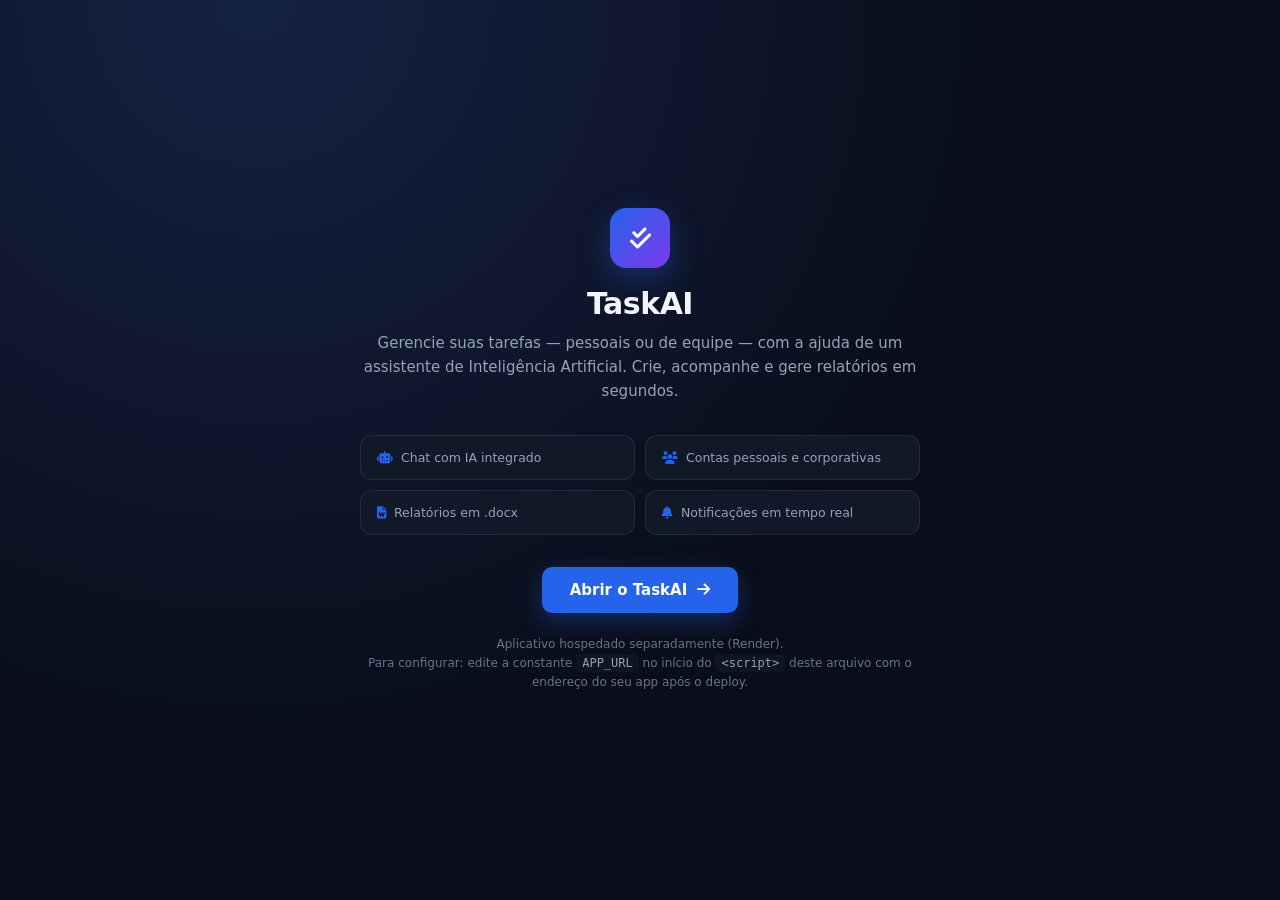
<file: netlify-landing/index.html>
<!DOCTYPE html>
<html lang="pt-BR">
<head>
<meta charset="UTF-8">
<meta name="viewport" content="width=device-width,initial-scale=1">
<title>TaskAI — Gerenciador de Tarefas com Inteligência Artificial</title>
<meta name="description" content="TaskAI: gerencie tarefas pessoais ou de equipe com a ajuda de um assistente de IA.">
<link rel="stylesheet" href="https://cdnjs.cloudflare.com/ajax/libs/font-awesome/6.5.0/css/all.min.css">
<style>
  :root{
    --bg:#0a0e1a; --card:#111827; --card2:#0f1523; --acc:#2563eb; --acc-h:#1d4ed8;
    --t1:#f1f5f9; --t2:#94a3b8; --t3:#64748b; --br:rgba(255,255,255,.08);
  }
  *{box-sizing:border-box;margin:0;padding:0}
  body{
    min-height:100vh; background:radial-gradient(circle at 20% 0%, #142244 0%, var(--bg) 55%);
    color:var(--t1); font-family:'Segoe UI',system-ui,-apple-system,sans-serif;
    display:flex; align-items:center; justify-content:center; padding:24px;
  }
  .wrap{max-width:560px; width:100%; text-align:center}
  .lb{
    width:60px;height:60px;border-radius:16px;margin:0 auto 18px;
    background:linear-gradient(135deg,var(--acc),#7c3aed);
    display:flex;align-items:center;justify-content:center;font-size:24px;color:#fff;
    box-shadow:0 10px 30px rgba(37,99,235,.35);
  }
  h1{font-size:30px;font-weight:800;letter-spacing:-.5px;margin-bottom:10px}
  .sub{color:var(--t2);font-size:15px;line-height:1.6;margin-bottom:32px}
  .feats{display:grid;grid-template-columns:repeat(2,1fr);gap:10px;margin-bottom:32px;text-align:left}
  .feat{background:var(--card);border:1px solid var(--br);border-radius:12px;padding:14px 16px;font-size:12.5px;color:var(--t2)}
  .feat i{color:var(--acc);margin-right:8px}
  .btn{
    display:inline-flex;align-items:center;gap:10px;background:var(--acc);color:#fff;
    padding:14px 28px;border-radius:10px;font-weight:700;font-size:15px;text-decoration:none;
    transition:all .2s; box-shadow:0 8px 24px rgba(37,99,235,.35);
  }
  .btn:hover{background:var(--acc-h);transform:translateY(-1px)}
  .note{margin-top:22px;font-size:12px;color:var(--t3);line-height:1.6}
  .note code{background:var(--card2);padding:2px 6px;border-radius:5px;color:var(--t2)}
</style>
</head>
<body>
  <div class="wrap">
    <div class="lb"><i class="fa-solid fa-check-double"></i></div>
    <h1>TaskAI</h1>
    <p class="sub">Gerencie suas tarefas — pessoais ou de equipe — com a ajuda de um assistente de Inteligência Artificial. Crie, acompanhe e gere relatórios em segundos.</p>

    <div class="feats">
      <div class="feat"><i class="fa-solid fa-robot"></i>Chat com IA integrado</div>
      <div class="feat"><i class="fa-solid fa-users"></i>Contas pessoais e corporativas</div>
      <div class="feat"><i class="fa-solid fa-file-word"></i>Relatórios em .docx</div>
      <div class="feat"><i class="fa-solid fa-bell"></i>Notificações em tempo real</div>
    </div>

    <a class="btn" id="openApp" href="#" target="_blank" rel="noopener">
      <span>Abrir o TaskAI</span><i class="fa-solid fa-arrow-right"></i>
    </a>

    <p class="note">
      Aplicativo hospedado separadamente (Render).<br>
      Para configurar: edite a constante <code>APP_URL</code> no início do
      <code>&lt;script&gt;</code> deste arquivo com o endereço do seu app após o deploy.
    </p>
  </div>

<script>
  // ── Troque pela URL do seu app publicado no Render, ex.: https://taskai-suaconta.onrender.com ──
  const APP_URL = "https://SEU-APP.onrender.com";

  const link = document.getElementById('openApp');
  link.href = APP_URL;
</script>
</body>
</html>
</file>
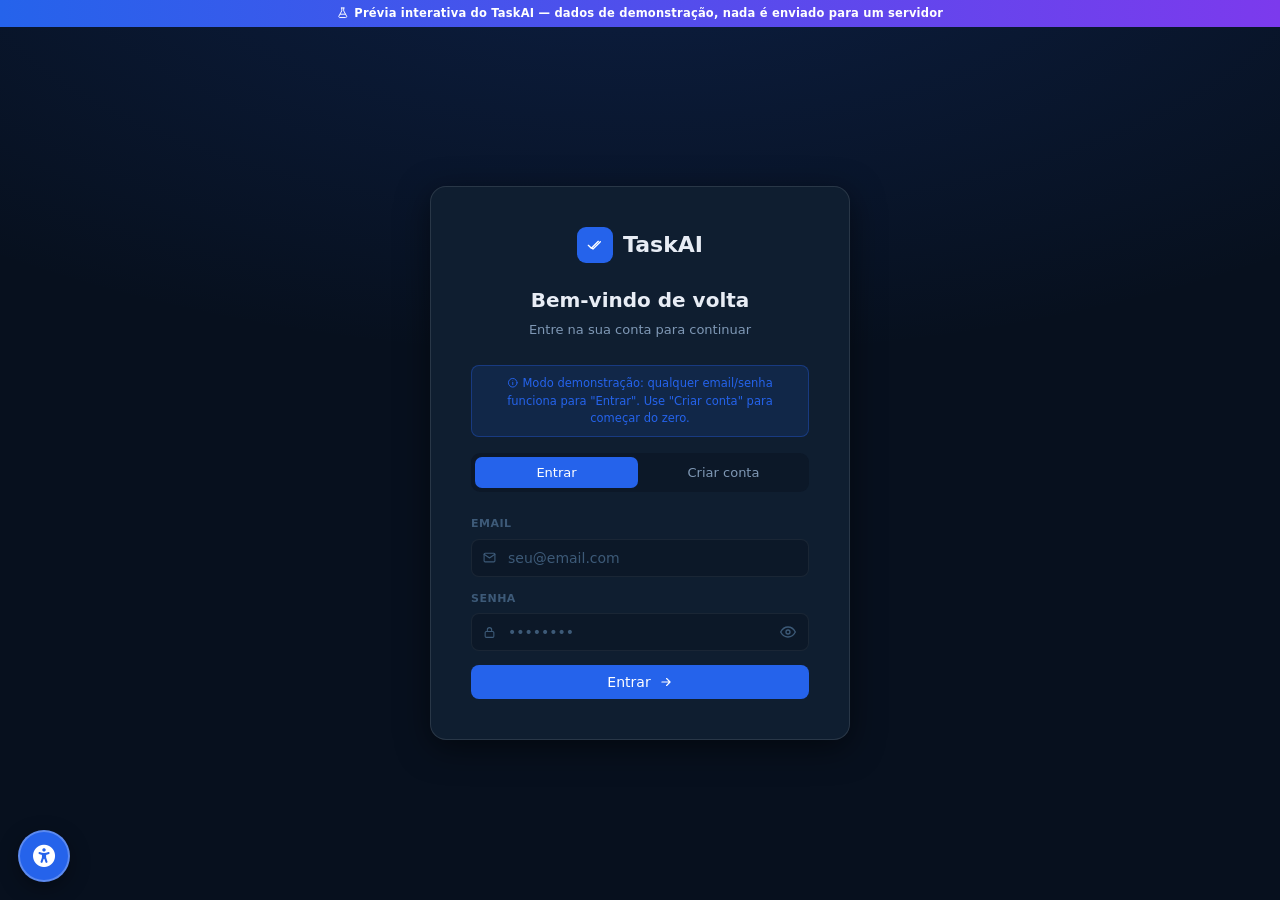
<file: TaskAI_demo_interativa.html>
<!DOCTYPE html>
<html lang="pt-BR">
<head>
<meta charset="UTF-8"><meta name="viewport" content="width=device-width,initial-scale=1">
<title>TaskAI — Demo</title>
<link rel="icon" type="image/svg+xml" href="data:image/svg+xml,%3Csvg xmlns='http://www.w3.org/2000/svg' viewBox='0 0 64 64'%3E%3Crect width='64' height='64' rx='16' fill='%232563eb'/%3E%3Cpath d='M18 33l9 9 19-19' stroke='white' stroke-width='6' stroke-linecap='round' stroke-linejoin='round' fill='none'/%3E%3C/svg%3E">
<link rel="stylesheet" href="https://cdnjs.cloudflare.com/ajax/libs/font-awesome/6.5.0/css/all.min.css">
<style>
:root{
  --bg:#07101e;--sb:#0b1525;--card:#0f1e30;--card2:#132035;--inp:#0c1828;--hov:#162438;
  --acc:#2563eb;--acc-h:#1d4ed8;--acc-dim:rgba(37,99,235,.13);--acc-br:rgba(37,99,235,.35);
  --t1:#e8edf5;--t2:#7f98b5;--t3:#3d5a78;--br:rgba(255,255,255,.06);--br2:rgba(255,255,255,.11);
  --ok:#10b981;--warn:#f59e0b;--err:#ef4444;--sw:220px;--th:62px;--r:10px;--sh:0 8px 32px rgba(0,0,0,.5);
}
[data-theme="light"]{
  --bg:#eef2f8;--sb:#ffffff;--card:#ffffff;--card2:#f3f6fb;--inp:#ffffff;--hov:#eef2f9;
  --acc:#2563eb;--acc-h:#1d4ed8;--acc-dim:rgba(37,99,235,.09);--acc-br:rgba(37,99,235,.35);
  --t1:#0f1b2d;--t2:#49607e;--t3:#93a2ba;--br:rgba(15,27,45,.09);--br2:rgba(15,27,45,.15);
  --ok:#059669;--warn:#d97706;--err:#dc2626;--sh:0 8px 28px rgba(15,27,45,.10);
}
[data-theme="light"] .bpend,[data-theme="light"] .balta{background:rgba(220,38,38,.11);color:#b91c1c}
[data-theme="light"] .bprog{background:rgba(37,99,235,.11);color:#1d4ed8}
[data-theme="light"] .bdone,[data-theme="light"] .bbai{background:rgba(5,150,105,.12);color:#047857}
[data-theme="light"] .bmed{background:rgba(217,119,6,.13);color:#92400e}
[data-theme="light"] .ssel.pendente{background:rgba(220,38,38,.11);color:#b91c1c}
[data-theme="light"] .ssel.em_andamento{background:rgba(37,99,235,.11);color:#1d4ed8}
[data-theme="light"] .ssel.concluido{background:rgba(5,150,105,.12);color:#047857}
[data-theme="light"] .tok{background:rgba(5,150,105,.12);color:#047857}
[data-theme="light"] .terr{background:rgba(220,38,38,.11);color:#b91c1c}
[data-theme="light"] .tinf{color:#1d4ed8}
[data-theme="light"] .lc{box-shadow:var(--sh)}
*,*::before,*::after{box-sizing:border-box;margin:0;padding:0}
html{height:100%}
body{min-height:100vh;background:var(--bg);color:var(--t1);
     font-family:'Segoe UI',system-ui,-apple-system,sans-serif;
     font-size:14px;line-height:1.5;overflow-x:hidden;transition:background .2s,color .2s}
a{text-decoration:none;color:inherit}
button{cursor:pointer;border:none;background:none;font-family:inherit;font-size:inherit;color:inherit}
input,textarea,select{font-family:inherit;font-size:inherit;color:var(--t1)}
::-webkit-scrollbar{width:4px;height:4px}
::-webkit-scrollbar-track{background:transparent}
::-webkit-scrollbar-thumb{background:var(--acc-br);border-radius:4px}
.ico{width:1em;height:1em;display:inline-block;vertical-align:-0.14em;flex-shrink:0;fill:none;
     stroke:currentColor;stroke-width:2;stroke-linecap:round;stroke-linejoin:round}

.demobar{position:fixed;top:0;left:0;right:0;z-index:2000;background:linear-gradient(90deg,var(--acc),#7c3aed);
  color:#fff;font-size:11.5px;font-weight:600;text-align:center;padding:5px 10px;letter-spacing:.2px}

/* LOGIN */
.lp{display:flex;align-items:center;justify-content:center;min-height:100vh;padding-top:26px;
    background:radial-gradient(ellipse 80% 50% at 50% -10%,rgba(37,99,235,.18),transparent),var(--bg)}
.lc{width:100%;max-width:420px;background:var(--card);border:1px solid var(--br2);
    border-radius:16px;padding:40px;box-shadow:var(--sh);margin:20px}
.ll{display:flex;align-items:center;justify-content:center;gap:10px;
    font-size:22px;font-weight:700;margin-bottom:22px}
.ll .lb{width:36px;height:36px;background:var(--acc);border-radius:9px;
        display:flex;align-items:center;justify-content:center}
.lh{text-align:center;margin-bottom:26px}
.lh h2{font-size:20px;font-weight:700;margin-bottom:5px}
.lh p{font-size:13px;color:var(--t2)}
.at{display:flex;background:var(--inp);border-radius:9px;padding:4px;margin-bottom:24px;gap:4px}
.at-btn{flex:1;padding:8px;border-radius:7px;font-size:13px;font-weight:500;color:var(--t2);transition:all .2s}
.at-btn.on{background:var(--acc);color:#fff}
.at-btn:hover:not(.on){color:var(--t1)}
.fs{display:none}.fs.on{display:block}
.fg{margin-bottom:14px}
.fg label{display:block;font-size:11px;font-weight:600;text-transform:uppercase;
          letter-spacing:.5px;color:var(--t3);margin-bottom:6px}
.iw{position:relative;display:flex;align-items:center}
.iw i,.iw .ico{position:absolute;left:12px;color:var(--t3);font-size:13px;pointer-events:none}
.iw input{width:100%;padding:10px 12px 10px 36px;background:var(--inp);
          border:1px solid var(--br);border-radius:8px;outline:none;transition:border-color .2s}
.iw input:focus{border-color:var(--acc-br)}
.iw input::placeholder{color:var(--t3)}
.em{background:rgba(239,68,68,.12);border:1px solid rgba(239,68,68,.3);color:#fca5a5;
    border-radius:8px;padding:10px 12px;font-size:13px;margin-bottom:14px;display:none}
.demohint{background:var(--acc-dim);border:1px solid var(--acc-br);color:var(--acc);
    border-radius:8px;padding:9px 12px;font-size:11.5px;margin-bottom:16px;text-align:center;line-height:1.5}

/* olho para mostrar/ocultar senha */
.iw input[type="password"],.iw input[type="text"].pwfield{padding-right:38px}
.pweye{position:absolute;right:8px;top:50%;transform:translateY(-50%);color:var(--t3);
       cursor:pointer;width:26px;height:26px;padding:0;display:flex;align-items:center;justify-content:center;
       border-radius:6px;transition:all .15s;z-index:5}
.pweye:hover{color:var(--t1);background:var(--hov)}
.pweye svg{width:16px;height:16px;pointer-events:none}

/* seletor de duas opções (claro/escuro, notificações on/off) — no mesmo estilo de abas do resto do app */
.optgrid{display:flex;background:var(--card);padding:4px;border-radius:9px;border:1px solid var(--br);gap:3px}
.optbtn{flex:1;display:flex;align-items:center;justify-content:center;gap:8px;padding:9px 10px;
        border-radius:7px;cursor:pointer;border:none;background:transparent;transition:all .2s}
.optbtn i,.optbtn .ico{font-size:13px;color:var(--t2);transition:color .2s}
.optbtn span{font-size:13px;font-weight:500;color:var(--t2);transition:color .2s}
.optbtn:hover:not(.sel){background:var(--hov)}
.optbtn.sel{background:var(--acc)}
.optbtn.sel i,.optbtn.sel .ico,.optbtn.sel span{color:#fff}

/* comparação de benefícios nos planos */
.plan li.no{color:var(--t3)}
.plan li.no i,.plan li.no .ico{color:var(--t3)}
.plan li.no span{text-decoration:line-through;text-decoration-color:var(--t3)}
.plan .pbadgehl{display:inline-block;margin-bottom:8px;padding:2px 9px;border-radius:20px;
    font-size:10px;font-weight:700;letter-spacing:.3px;text-transform:uppercase;background:rgba(16,185,129,.14);color:var(--ok)}

/* código de convite da equipe */
.equipeLayout{display:grid;grid-template-columns:270px 1fr;gap:20px;align-items:start}
.eqcard{background:var(--card);border:1px solid var(--br);border-radius:var(--r);padding:18px;position:sticky;top:calc(var(--th) + 26px)}
.eqicon{width:38px;height:38px;border-radius:10px;background:var(--acc-dim);color:var(--acc);
        display:flex;align-items:center;justify-content:center;font-size:16px;margin-bottom:12px}
.eqcard h4{font-size:14px;font-weight:700;margin-bottom:4px}
.eqcard p{font-size:12px;color:var(--t3);line-height:1.5;margin-bottom:14px}
.invitecode{display:flex;flex-direction:column;gap:8px}
.invitecode .codeval{display:block;text-align:center;font-family:'Courier New',monospace;font-size:22px;font-weight:800;letter-spacing:4px;
    color:var(--acc);background:var(--inp);border:1px dashed var(--acc-br);border-radius:8px;padding:10px 8px}

/* BUTTONS */
.btn{display:inline-flex;align-items:center;justify-content:center;gap:8px;
     padding:9px 18px;border-radius:8px;font-weight:500;transition:all .2s;
     cursor:pointer;white-space:nowrap}
.bp{background:var(--acc);color:#fff}
.bp:hover{background:var(--acc-h)}
.bp:active{transform:scale(.98)}
.bfull{width:100%}
.bg{background:var(--card2);border:1px solid var(--br2);color:var(--t2);padding:7px 14px;font-size:13px}
.bg:hover{background:var(--hov);color:var(--t1)}
.bdg{background:rgba(239,68,68,.1);border:1px solid rgba(239,68,68,.3);
     color:#fca5a5;padding:7px 14px;font-size:13px}
.bdg:hover{background:rgba(239,68,68,.18)}
.bsm{padding:6px 12px;font-size:12px;border-radius:7px}
.bico{width:32px;height:32px;border-radius:7px;display:inline-flex;
      align-items:center;justify-content:center;color:var(--t2);transition:all .2s}
.bico:hover{background:var(--hov);color:var(--t1)}
.bico.del:hover{color:var(--err)}

/* APP SHELL */
.app{display:flex;min-height:100vh;padding-top:26px}
.sidebar{width:var(--sw);background:var(--sb);border-right:1px solid var(--br);
         display:flex;flex-direction:column;padding:18px 12px;
         position:fixed;top:26px;left:0;height:calc(100vh - 26px);z-index:100;overflow-y:auto}
.slogo{display:flex;align-items:center;gap:10px;padding:0 6px;margin-bottom:18px;
       font-size:17px;font-weight:700}
.slogo .lb{width:30px;height:30px;background:var(--acc);border-radius:7px;
           display:flex;align-items:center;justify-content:center;font-size:15px}
.bnew{display:flex;align-items:center;gap:8px;width:100%;padding:9px 13px;
      background:var(--acc);color:#fff;border-radius:8px;font-size:13px;
      font-weight:500;margin-bottom:22px;transition:background .2s}
.bnew:hover{background:var(--acc-h)}
.snav{display:flex;flex-direction:column;gap:2px;flex:1}
.slink{display:flex;align-items:center;gap:10px;padding:9px 12px;border-radius:8px;
       color:var(--t2);font-size:13px;font-weight:500;transition:all .2s}
.slink:hover{background:var(--hov);color:var(--t1)}
.slink.on{background:var(--acc-dim);color:var(--acc);border:1px solid var(--acc-br)}
.slink i,.slink .ico{width:15px;text-align:center;font-size:14px}
.widget{margin-top:auto;padding-top:18px;border-top:1px solid var(--br)}
.wtitle{font-size:10px;font-weight:700;text-transform:uppercase;letter-spacing:.6px;
        color:var(--t3);margin-bottom:12px}
.wbody{display:flex;align-items:center;gap:12px}
.rwrap{position:relative;flex-shrink:0;width:64px;height:64px}
.pring{transform:rotate(-90deg)}
.rbg{fill:none;stroke:rgba(255,255,255,.07);stroke-width:5}
.rfill{fill:none;stroke:var(--acc);stroke-width:5;stroke-linecap:round;
       stroke-dasharray:163.4;stroke-dashoffset:163.4;transition:stroke-dashoffset .9s ease}
.rpct{position:absolute;top:50%;left:50%;transform:translate(-50%,-50%);
      font-size:11px;font-weight:700}
.winfo .wlabel{font-size:12px;font-weight:600;margin-bottom:2px}
.winfo .wsub{font-size:11px;color:var(--t3);margin-bottom:5px}
.winfo .wlink{font-size:11px;color:var(--acc);font-weight:500;cursor:pointer}
.main{margin-left:var(--sw);flex:1;display:flex;flex-direction:column;min-height:calc(100vh - 26px)}
.topbar{height:var(--th);background:var(--sb);border-bottom:1px solid var(--br);
        display:flex;align-items:center;padding:0 24px;gap:14px;
        position:sticky;top:26px;z-index:50}
.sbox{flex:1;max-width:380px;position:relative}
.sbox .si{position:absolute;left:11px;top:50%;transform:translateY(-50%);
          color:var(--t3);font-size:13px;pointer-events:none}
.sinp{width:100%;padding:8px 11px 8px 34px;background:var(--inp);border:1px solid var(--br);
      border-radius:8px;outline:none;font-size:13px;transition:border-color .2s}
.sinp:focus{border-color:var(--acc-br)}
.sinp::placeholder{color:var(--t3)}
.tbr{display:flex;align-items:center;gap:8px;margin-left:auto;position:relative}
.tico{width:34px;height:34px;border-radius:8px;display:flex;align-items:center;
      justify-content:center;color:var(--t2);transition:all .2s;position:relative}
.tico:hover{background:var(--hov);color:var(--t1)}
.uav{width:34px;height:34px;border-radius:50%;background:var(--acc);color:#fff;
     display:flex;align-items:center;justify-content:center;font-weight:700;
     font-size:14px;cursor:pointer;user-select:none;flex-shrink:0}
.unl{font-size:13px;font-weight:500;cursor:pointer}
.udrop{position:absolute;top:calc(100% + 8px);right:0;background:var(--card);
       border:1px solid var(--br2);border-radius:10px;box-shadow:var(--sh);
       min-width:176px;overflow:hidden;z-index:300;display:none}
.udrop.on{display:block}
.uddh{padding:14px 16px;border-bottom:1px solid var(--br)}
.uddh .udn{font-size:14px;font-weight:600}
.uddh .ude{font-size:11px;color:var(--t3)}
.udrop a{display:flex;align-items:center;gap:10px;padding:10px 16px;
         font-size:13px;color:var(--t2);transition:all .15s;cursor:pointer}
.udrop a:hover{background:var(--hov);color:var(--t1)}
.udrop a.danger:hover{color:var(--err)}
.nbadge{position:absolute;top:2px;right:2px;min-width:15px;height:15px;padding:0 3px;
        background:var(--err);color:#fff;font-size:9px;font-weight:700;border-radius:20px;
        display:none;align-items:center;justify-content:center;border:2px solid var(--sb)}
.nbadge.on{display:flex}
.ndrop{position:absolute;top:calc(100% + 8px);right:0;background:var(--card);
       border:1px solid var(--br2);border-radius:10px;box-shadow:var(--sh);
       min-width:300px;max-width:340px;max-height:380px;overflow:hidden;z-index:300;display:none;flex-direction:column}
.ndrop.on{display:flex}
.ndh{padding:12px 16px;border-bottom:1px solid var(--br);display:flex;align-items:center;justify-content:space-between}
.ndh .ndt{font-size:13px;font-weight:700}
.ndh .ndmark{font-size:11px;color:var(--acc);cursor:pointer}
.ndbody{overflow-y:auto;max-height:320px}
.ndi{display:flex;gap:10px;padding:11px 16px;border-bottom:1px solid var(--br)}
.ndi:last-child{border-bottom:none}
.ndi.unread{background:var(--acc-dim)}
.ndic{width:30px;height:30px;border-radius:8px;flex-shrink:0;display:flex;align-items:center;
     justify-content:center;font-size:12px;background:var(--acc-dim);color:var(--acc)}
.ndtt{font-size:12.5px;font-weight:600}
.ndms{font-size:11.5px;color:var(--t2);margin-top:1px}
.ndtm{font-size:10px;color:var(--t3);margin-top:3px}
.page{padding:26px;flex:1}
.ph{margin-bottom:22px}
.ph h1{font-size:21px;font-weight:700}
.ph p{font-size:13px;color:var(--t2);margin-top:3px}
.stats{display:grid;grid-template-columns:repeat(4,1fr);gap:14px;margin-bottom:22px}
.sc{background:var(--card);border:1px solid var(--br);border-radius:var(--r);
    padding:16px 18px;display:flex;align-items:center;gap:13px;transition:border-color .2s}
.sc:hover{border-color:var(--br2)}
.sci{width:42px;height:42px;border-radius:10px;display:flex;align-items:center;
     justify-content:center;font-size:17px;flex-shrink:0}
.sci.bl{background:rgba(37,99,235,.14);color:#60a5fa}
.sci.am{background:rgba(245,158,11,.14);color:#fbbf24}
.sci.vi{background:rgba(139,92,246,.14);color:#a78bfa}
.sci.gr{background:rgba(16,185,129,.14);color:#34d399}
.scv{font-size:28px;font-weight:700;line-height:1;margin-bottom:1px}
.scl{font-size:12px;color:var(--t2)}
.dlayout{display:grid;grid-template-columns:1fr 310px;gap:22px}
.dleft{display:flex;flex-direction:column;gap:18px}
.ccard{background:var(--card);border:1px solid var(--br);border-radius:var(--r);padding:20px}
.ccard h3{font-size:14px;font-weight:700;margin-bottom:16px}
.frow{display:grid;grid-template-columns:1fr 1fr;gap:12px}
.ff{margin-bottom:12px}
.ff label{display:block;font-size:10px;font-weight:700;text-transform:uppercase;
          letter-spacing:.6px;color:var(--t3);margin-bottom:5px}
.ff input,.ff select,.ff textarea{
  width:100%;padding:8px 11px;background:var(--inp);border:1px solid var(--br);
  border-radius:8px;outline:none;transition:border-color .2s}
.ff input:focus,.ff select:focus,.ff textarea:focus{border-color:var(--acc-br)}
.ff input::placeholder,.ff textarea::placeholder{color:var(--t3)}
.ff select option{background:var(--card)}
.ff textarea{resize:vertical;min-height:72px}
.cfooter{display:flex;justify-content:flex-end;margin-top:4px}
.sech{display:flex;align-items:center;justify-content:space-between;margin-bottom:13px}
.sect{font-size:14px;font-weight:700}
.secl{font-size:12px;color:var(--acc);cursor:pointer}
.tcards{display:grid;grid-template-columns:repeat(3,1fr);gap:10px}
.tc{background:var(--card2);border:1px solid var(--br);border-radius:var(--r);
    padding:13px 14px;transition:border-color .2s,transform .15s}
.tc:hover{border-color:var(--br2);transform:translateY(-1px)}
.tch{display:flex;align-items:flex-start;justify-content:space-between;margin-bottom:6px}
.tcn{font-size:13px;font-weight:600;flex:1;min-width:0;overflow:hidden;text-overflow:ellipsis;white-space:nowrap}
.tcd{font-size:11px;color:var(--t2);margin-bottom:9px;overflow:hidden;text-overflow:ellipsis;white-space:nowrap}
.tcf{display:flex;align-items:center;gap:6px;flex-wrap:wrap}
.aipanel{background:var(--card);border:1px solid var(--br);border-radius:var(--r);
         display:flex;flex-direction:column;height:calc(100vh - var(--th) - 78px);
         position:sticky;top:calc(var(--th) + 52px);overflow:hidden}
.aihead{padding:14px 18px;border-bottom:1px solid var(--br);display:flex;align-items:center;gap:10px}
.aiico{width:30px;height:30px;background:var(--acc-dim);border-radius:8px;
       display:flex;align-items:center;justify-content:center;color:var(--acc)}
.ait{font-size:14px;font-weight:700}
.ais{font-size:11px;color:var(--t3)}
.aimsgs{flex:1;overflow-y:auto;padding:14px;display:flex;flex-direction:column;gap:11px}
.aim{display:flex;gap:8px;align-items:flex-start;max-width:100%}
.um{display:flex;flex-direction:row-reverse;gap:8px;align-items:flex-start;max-width:100%}
.mav{width:28px;height:28px;border-radius:50%;flex-shrink:0;
     display:flex;align-items:center;justify-content:center;font-size:11px;font-weight:700;margin-top:2px}
.mav.ai{background:var(--acc-dim);color:var(--acc)}
.mav.u{background:var(--acc);color:#fff}
.aim .mbody{display:flex;flex-direction:column;align-items:flex-start;max-width:calc(100% - 40px)}
.um .mbody{display:flex;flex-direction:column;align-items:flex-end;max-width:calc(100% - 40px)}
.bub{padding:10px 14px;border-radius:14px;font-size:13px;line-height:1.6;
     word-break:break-word;display:inline-block;max-width:100%}
.aim .bub{background:var(--card2);border:1px solid var(--br);border-radius:4px 14px 14px 14px;color:var(--t1)}
.um .bub{background:var(--acc);color:#fff;border-radius:14px 4px 14px 14px}
.mt{font-size:10px;color:var(--t3);margin-top:4px;display:block;padding:0 2px}
.um .mt{text-align:right}
.typing{display:flex;gap:4px;align-items:center;padding:9px 12px;
        background:var(--card2);border:1px solid var(--br);border-radius:4px 14px 14px 14px;width:52px}
.dot{width:6px;height:6px;background:var(--t3);border-radius:50%;animation:tp 1.2s infinite}
.dot:nth-child(2){animation-delay:.2s}
.dot:nth-child(3){animation-delay:.4s}
@keyframes tp{0%,60%,100%{transform:translateY(0)}30%{transform:translateY(-4px)}}
.aiinp{padding:12px 14px;border-top:1px solid var(--br);display:flex;gap:8px}
.aiinp input{flex:1;padding:8px 11px;background:var(--inp);border:1px solid var(--br);
             border-radius:8px;outline:none;font-size:13px;transition:border-color .2s}
.aiinp input:focus{border-color:var(--acc-br)}
.sbtn{width:34px;height:34px;background:var(--acc);color:#fff;border-radius:8px;
      display:flex;align-items:center;justify-content:center;transition:background .2s;flex-shrink:0}
.sbtn:hover{background:var(--acc-h)}
.ttop{display:flex;align-items:center;justify-content:space-between;margin-bottom:18px;gap:12px;flex-wrap:wrap}
.tabs{display:flex;gap:3px;background:var(--card);padding:4px;border-radius:9px;border:1px solid var(--br)}
.tb{padding:6px 14px;border-radius:7px;font-size:13px;font-weight:500;color:var(--t2);transition:all .2s}
.tb.on{background:var(--acc);color:#fff}
.tb:hover:not(.on){color:var(--t1);background:var(--hov)}
.tools{display:flex;align-items:center;gap:8px}
.twrap{background:var(--card);border:1px solid var(--br);border-radius:var(--r);overflow:auto}
.bbar{display:flex;align-items:center;gap:10px;padding:9px 16px;
      background:var(--acc-dim);border-bottom:1px solid var(--acc-br);display:none}
.bbar.on{display:flex}
.binfo{font-size:13px;flex:1}
table{width:100%;border-collapse:collapse}
th{padding:11px 14px;text-align:left;font-size:11px;font-weight:700;text-transform:uppercase;
   letter-spacing:.5px;color:var(--t3);background:var(--card);border-bottom:1px solid var(--br)}
.thcb{width:40px}.that{width:74px}
tr.tr{border-bottom:1px solid var(--br);transition:background .15s}
tr.tr:last-child{border-bottom:none}
tr.tr:hover{background:var(--hov)}
tr.tr.sel{background:var(--acc-dim)}
td{padding:11px 14px;vertical-align:middle}
.cbc{width:40px}
.tcb{width:16px;height:16px;border-radius:4px;cursor:pointer;appearance:none;-webkit-appearance:none;
     background:var(--inp);border:1px solid var(--br2);transition:all .15s;position:relative}
.tcb:checked{background:var(--acc);border-color:var(--acc)}
.tcb:checked::after{content:'✓';position:absolute;top:50%;left:50%;transform:translate(-50%,-50%);color:#fff;font-size:10px}
.tname{font-size:13px;font-weight:500;cursor:pointer}
.tdesc{font-size:11px;color:var(--t3);margin-top:1px}
.psel{background:var(--inp);border:1px solid var(--br);border-radius:6px;padding:3px 6px;font-size:12px;outline:none;cursor:pointer}
.psel option{background:var(--card)}
.dltext{font-size:13px;color:var(--t2);cursor:pointer}
.dltext:hover{color:var(--acc);text-decoration:underline}
.ssel{padding:3px 10px;border-radius:20px;font-size:12px;font-weight:500;border:none;outline:none;cursor:pointer;appearance:none;-webkit-appearance:none}
.ssel.pendente{background:rgba(239,68,68,.15);color:#fca5a5}
.ssel.em_andamento{background:rgba(59,130,246,.15);color:#93c5fd}
.ssel.concluido{background:rgba(16,185,129,.15);color:#6ee7b7}
.ssel option{background:var(--card);color:var(--t1)}
.rats{display:flex;align-items:center;gap:3px}
.empty{padding:60px 20px;text-align:center}
.empty i,.empty .ico{font-size:38px;color:var(--t3);display:block;margin-bottom:10px}
.empty p{color:var(--t2);font-size:14px}
.badge{display:inline-flex;align-items:center;gap:3px;padding:2px 8px;border-radius:20px;font-size:11px;font-weight:500}
.bpend{background:rgba(239,68,68,.15);color:#fca5a5}
.bprog{background:rgba(59,130,246,.15);color:#93c5fd}
.bdone{background:rgba(16,185,129,.15);color:#6ee7b7}
.balta{background:rgba(239,68,68,.15);color:#fca5a5}
.bmed{background:rgba(245,158,11,.15);color:#fde68a}
.bbai{background:rgba(16,185,129,.15);color:#6ee7b7}
.chatwrap{display:grid;grid-template-columns:230px 1fr;gap:18px;height:calc(100vh - var(--th) - 78px)}
.convlist{background:var(--card);border:1px solid var(--br);border-radius:var(--r);display:flex;flex-direction:column;overflow:hidden}
.convnew{margin:12px;padding:9px 12px;background:var(--acc);color:#fff;border-radius:8px;
         display:flex;align-items:center;justify-content:center;gap:8px;font-size:13px;font-weight:600;transition:background .2s}
.convnew:hover{background:var(--acc-h)}
.convitems{flex:1;overflow-y:auto;padding:0 8px 8px}
.convi{padding:10px 11px;border-radius:8px;cursor:pointer;margin-bottom:3px;transition:all .15s;display:flex;align-items:center;gap:9px}
.convi:hover{background:var(--hov)}
.convi.on{background:var(--acc-dim);color:var(--acc)}
.convi .cvt{flex:1;min-width:0;font-size:12.5px;font-weight:500;overflow:hidden;text-overflow:ellipsis;white-space:nowrap}
.convi .cvdel{opacity:0;font-size:11px;color:var(--t3);padding:4px;flex-shrink:0}
.convi:hover .cvdel{opacity:1}
.convi .cvdel:hover{color:var(--err)}
.chatmain{background:var(--card);border:1px solid var(--br);border-radius:var(--r);display:flex;flex-direction:column;overflow:hidden}
.empgrid{display:grid;grid-template-columns:repeat(auto-fill,minmax(230px,1fr));gap:14px}
.empcard{background:var(--card);border:1px solid var(--br);border-radius:var(--r);padding:16px}
.emphead{display:flex;align-items:center;gap:11px;margin-bottom:12px}
.empav{width:40px;height:40px;border-radius:50%;display:flex;align-items:center;justify-content:center;color:#fff;font-weight:700;font-size:15px;flex-shrink:0}
.empn{font-size:13.5px;font-weight:700}
.empr{font-size:11px;color:var(--t3)}
.empbar{height:6px;background:var(--inp);border-radius:20px;overflow:hidden;margin:10px 0 8px}
.empbarf{height:100%;background:var(--ok);border-radius:20px;transition:width .5s}
.empstats{display:flex;justify-content:space-between;font-size:11px;color:var(--t2)}
.eqdiv{display:flex;align-items:center;gap:10px;margin:14px 0;color:var(--t3);font-size:11px;text-transform:uppercase;letter-spacing:.5px}
.eqdiv::before,.eqdiv::after{content:'';flex:1;height:1px;background:var(--br)}
.actwrap{margin-top:10px;padding-top:10px;border-top:1px solid var(--br)}
.actlink{cursor:pointer;display:inline-flex;align-items:center;gap:6px}
.actlink .ico{font-size:10px;transition:transform .2s;transform:rotate(0deg)}
.actlist{margin-top:8px;display:flex;flex-direction:column;gap:6px;max-height:160px;overflow-y:auto}
.actrow{display:flex;align-items:center;gap:6px;font-size:11.5px;padding:6px 8px;background:var(--inp);border-radius:7px}
.actn{flex:1;min-width:0;overflow:hidden;text-overflow:ellipsis;white-space:nowrap;color:var(--t2)}
.actempty{font-size:11.5px;color:var(--t3);padding:6px 2px;text-align:center}
.empdel{margin-left:auto;color:var(--t3);width:26px;height:26px;border-radius:6px;display:flex;align-items:center;justify-content:center;transition:all .15s}
.empdel:hover{background:rgba(239,68,68,.12);color:var(--err)}
.plans{display:grid;grid-template-columns:repeat(auto-fit,minmax(250px,1fr));gap:18px;margin-top:6px}
.plan{background:var(--card);border:1px solid var(--br);border-radius:14px;padding:24px;position:relative;display:flex;flex-direction:column}
.plan.hl{border-color:var(--acc);box-shadow:0 0 0 1px var(--acc)}
.plan .ptag{position:absolute;top:-11px;left:50%;transform:translateX(-50%);background:var(--acc);color:#fff;font-size:10.5px;font-weight:700;padding:3px 12px;border-radius:20px}
.planicon{width:46px;height:46px;border-radius:13px;display:flex;align-items:center;justify-content:center;font-size:20px;margin-bottom:14px}
.planicon.basico{background:var(--card2);color:var(--t2);border:1px solid var(--br2)}
.planicon.pessoal{background:var(--acc-dim);color:var(--acc)}
.planicon.empresarial{background:rgba(124,58,237,.14);color:#a78bfa}
.plan h3{font-size:16px;font-weight:700;margin-bottom:4px}
.plan .pdesc{font-size:12px;color:var(--t3);margin-bottom:14px}
.plan .pprice{font-size:26px;font-weight:800;margin-bottom:4px}
.pcycnote{font-size:11.5px;color:var(--ok);margin-bottom:14px;font-weight:600}
.cycletog{display:flex;background:var(--card2);border:1px solid var(--br);border-radius:9px;padding:3px;gap:3px}
.cyc-opt{flex:1;padding:7px 8px;border-radius:7px;font-size:12px;font-weight:700;color:var(--t2);
         display:flex;align-items:center;justify-content:center;gap:5px;transition:all .15s;cursor:pointer;border:none;background:none;font-family:inherit}
.cyc-opt.on{background:var(--acc);color:#fff}
.cyc-badge{font-size:9.5px;font-weight:800;background:rgba(16,185,129,.18);color:var(--ok);padding:1px 5px;border-radius:5px}
.cyc-opt.on .cyc-badge{background:rgba(255,255,255,.22);color:#fff}
.plan .pprice span{font-size:12px;font-weight:500;color:var(--t3)}
.pprice .pold{text-decoration:line-through;font-weight:600;font-size:16px;margin-right:8px;vertical-align:middle}
.pprice .pnew{color:var(--t1);font-size:26px;font-weight:800}
.plan ul{list-style:none;margin-bottom:18px;flex:1}
.plan li{display:flex;align-items:flex-start;gap:9px;font-size:12.5px;color:var(--t2);margin-bottom:10px;line-height:1.4}
.plan li i,.plan li .ico{color:var(--ok);margin-top:2px;flex-shrink:0}
.demonote{margin-top:14px;padding:10px 12px;background:var(--acc-dim);border-radius:8px;font-size:11px;color:var(--acc);text-align:center;line-height:1.5}
.clayout{display:grid;grid-template-columns:190px 1fr;gap:22px}
.cnav{background:var(--card);border:1px solid var(--br);border-radius:var(--r);padding:8px;height:fit-content}
.cni{display:flex;align-items:center;gap:10px;padding:9px 12px;border-radius:8px;color:var(--t2);font-size:13px;font-weight:500;cursor:pointer;transition:all .2s}
.cni:hover{background:var(--hov);color:var(--t1)}
.cni.on{background:var(--acc-dim);color:var(--acc)}
.cni i,.cni .ico{width:15px;text-align:center;font-size:13px}
.cpanel{display:none}.cpanel.on{display:block}
.lgpd{background:var(--card2);border:1px solid var(--acc-br);border-radius:var(--r);padding:18px;margin-bottom:16px}
.lgpdt{font-size:14px;font-weight:700;color:var(--acc);margin-bottom:10px;display:flex;align-items:center;gap:8px}
.lgpdb{font-size:13px;color:var(--t2);line-height:1.7}
.lgpdb p{margin-bottom:8px}
.lgpdb p:last-child{margin-bottom:0}
.delbox{background:rgba(239,68,68,.06);border:1px solid rgba(239,68,68,.22);border-radius:var(--r);padding:20px}
.delt{font-size:14px;font-weight:700;color:#fca5a5;margin-bottom:6px}
.deld{font-size:13px;color:var(--t2);margin-bottom:16px}
.secgrid{display:grid;grid-template-columns:repeat(3,1fr);gap:10px;margin-top:14px}
.secbox{background:var(--card2);border:1px solid var(--br);border-radius:var(--r);padding:14px;text-align:center}
.secbox .ico{font-size:20px;margin-bottom:8px;display:block;margin-left:auto;margin-right:auto}
.secbox .sbt{font-size:12px;font-weight:600}
.secbox .sbs{font-size:11px;color:var(--t3);margin-top:3px}
.avbtns{display:flex;gap:8px;flex-wrap:wrap;align-items:center}
.colorpicks{display:flex;gap:8px;margin-top:10px;flex-wrap:wrap}
.cpick{width:26px;height:26px;border-radius:50%;cursor:pointer;border:2px solid transparent;transition:all .15s}
.cpick.sel{border-color:var(--t1);transform:scale(1.12)}
.thgrid{display:grid;grid-template-columns:1fr 1fr;gap:12px}
.thopt{display:flex;flex-direction:column;align-items:center;gap:2px;padding:16px;
       border-radius:var(--r);cursor:pointer;border:2px solid var(--br);background:var(--card2);
       transition:all .2s;text-align:center}
.thopt.sel{border-color:var(--acc);background:var(--acc-dim)}
.thopt .ico{font-size:20px;color:var(--t2);margin-bottom:6px;width:20px;height:20px}
.thopt.sel .ico{color:var(--acc)}
.notifrow{display:flex;align-items:center;justify-content:space-between;padding:14px 16px;
          background:var(--card2);border:1px solid var(--br);border-radius:var(--r)}
.miniswitch{width:40px;height:22px;background:var(--inp);border:1px solid var(--br2);border-radius:22px;
            cursor:pointer;flex-shrink:0;position:relative;transition:background .2s}
.miniswitch .msk{position:absolute;top:1px;left:1px;width:18px;height:18px;border-radius:50%;
                  background:#fff;transition:left .2s}
.miniswitch.on{background:var(--acc);border-color:var(--acc)}
.miniswitch.on .msk{left:19px}
.csec{background:var(--card);border:1px solid var(--br);border-radius:var(--r);padding:22px;margin-bottom:18px}
.cst{font-size:15px;font-weight:700;margin-bottom:4px}
.csd{font-size:13px;color:var(--t2);margin-bottom:18px}
.cftr{display:flex;justify-content:flex-end;margin-top:14px}
.avbig{width:78px;height:78px;border-radius:50%;flex-shrink:0;display:flex;align-items:center;justify-content:center;font-size:28px;font-weight:700;color:#fff}
.avupwrap{display:flex;align-items:center;gap:18px;margin-bottom:20px;flex-wrap:wrap}
.plchip{display:inline-flex;align-items:center;gap:5px;padding:3px 9px;border-radius:20px;font-size:10.5px;font-weight:700;letter-spacing:.3px;text-transform:uppercase}
.plchip.comum{background:var(--acc-dim);color:var(--acc)}
.plchip.corp{background:rgba(124,58,237,.14);color:#a78bfa}
.plchip.pro{background:rgba(16,185,129,.14);color:var(--ok)}
.thtog{width:52px;height:30px;border-radius:20px;background:var(--inp);border:1px solid var(--br2);position:relative;flex-shrink:0;transition:background .2s}
.thtog .thk{position:absolute;top:2px;left:2px;width:24px;height:24px;border-radius:50%;background:var(--acc);color:#fff;
            display:flex;align-items:center;justify-content:center;font-size:11px;transition:left .25s cubic-bezier(.4,0,.2,1)}
[data-theme="light"] .thtog .thk{left:24px}
.thsw{display:flex;align-items:center;justify-content:space-between;gap:14px;padding:14px 16px;background:var(--card2);border:1px solid var(--br);border-radius:var(--r)}
.ov{position:fixed;inset:0;background:rgba(0,0,0,.72);backdrop-filter:blur(4px);display:none;align-items:center;justify-content:center;z-index:1000;padding:20px}
.ov.on{display:flex}
.modal{background:var(--card);border:1px solid var(--br2);border-radius:14px;padding:26px;width:100%;max-width:420px;box-shadow:var(--sh)}
.mtitle{font-size:16px;font-weight:700;margin-bottom:5px}
.mdesc{font-size:13px;color:var(--t2);margin-bottom:18px}
.mfoot{display:flex;justify-content:flex-end;gap:10px;margin-top:18px}
.minp{width:100%;padding:8px 11px;background:var(--inp);border:1px solid var(--br);border-radius:8px;outline:none;margin-bottom:8px;transition:border-color .2s}
.minp:focus{border-color:var(--acc-br)}
#toasts{position:fixed;bottom:22px;right:22px;display:flex;flex-direction:column;gap:8px;z-index:9999}
.toast{padding:11px 16px;border-radius:9px;font-size:13px;font-weight:500;display:flex;align-items:center;gap:10px;box-shadow:var(--sh);animation:tin .3s ease;min-width:200px}
.tok{background:rgba(16,185,129,.15);border:1px solid rgba(16,185,129,.3);color:#6ee7b7}
.terr{background:rgba(239,68,68,.15);border:1px solid rgba(239,68,68,.3);color:#fca5a5}
.tinf{background:var(--acc-dim);border:1px solid var(--acc-br);color:#93c5fd}
@keyframes tin{from{opacity:0;transform:translateX(20px)}to{opacity:1;transform:translateX(0)}}
.spin{width:16px;height:16px;border:2px solid rgba(255,255,255,.25);border-top-color:#fff;border-radius:50%;animation:rot .6s linear infinite;display:inline-block}
@keyframes rot{to{transform:rotate(360deg)}}
.acctype{display:grid;grid-template-columns:1fr 1fr;gap:10px;margin-bottom:16px}
.acard{border:2px solid var(--br);background:var(--inp);border-radius:10px;padding:13px 10px;text-align:center;cursor:pointer;transition:all .2s}
.acard i,.acard .ico{font-size:18px;color:var(--t2);display:block;margin-bottom:6px}
.acard .an{font-size:12.5px;font-weight:700}
.acard .ad{font-size:10.5px;color:var(--t3);margin-top:2px;line-height:1.4}
.acard.sel{border-color:var(--acc);background:var(--acc-dim)}
.acard.sel i,.acard.sel .ico,.acard.sel .an{color:var(--acc)}
.hidden{display:none !important}
abbr[title]{text-decoration:underline dotted;text-decoration-color:var(--t3);cursor:help}
@media(max-width:1100px){.dlayout{grid-template-columns:1fr}.aipanel{position:static;height:420px}
  .stats{grid-template-columns:repeat(2,1fr)}.tcards{grid-template-columns:repeat(2,1fr)}
  .clayout{grid-template-columns:1fr}.chatwrap{grid-template-columns:1fr}.equipeLayout{grid-template-columns:1fr}}
@media(max-width:700px){:root{--sw:58px}
  .slogo span,.bnew span,.slink span,.winfo{display:none}
  .bnew{justify-content:center;padding:9px}
  .tcards{grid-template-columns:1fr}}
@media(max-width:480px){.page{padding:12px}.plans{grid-template-columns:1fr}}

/* ═══ ACESSIBILIDADE (visual e auditiva) ═══ */
.skip-link{position:fixed;top:-60px;left:10px;z-index:99999;background:var(--acc);color:#fff;
  padding:10px 16px;border-radius:8px;font-size:13px;font-weight:700;transition:top .15s ease}
.skip-link:focus{top:10px}
a:focus-visible,button:focus-visible,input:focus-visible,select:focus-visible,[tabindex]:focus-visible{
  outline:3px solid #2563eb !important;outline-offset:2px !important;border-radius:4px}
[data-a11y-contrast="on"]{
  --bg:#000 !important;--sb:#000 !important;--card:#000 !important;--card2:#0a0a0a !important;--inp:#000 !important;--hov:#1a1a1a !important;
  --acc:#ffd500 !important;--acc-h:#ffe14d !important;--acc-dim:rgba(255,213,0,.2) !important;--acc-br:#ffd500 !important;
  --t1:#fff !important;--t2:#fff !important;--t3:#e8e8e8 !important;--br:#fff !important;--br2:#fff !important;
  --ok:#00ff6a !important;--warn:#ffd500 !important;--err:#ff5c5c !important}
[data-a11y-contrast="on"] *:focus-visible{outline:3px solid #ffd500 !important}
body.a11y-fs-1{zoom:1.12}body.a11y-fs-2{zoom:1.25}body.a11y-fs-3{zoom:1.45}
body.a11y-underline a{text-decoration:underline !important}
body.a11y-reduce-motion *,body.a11y-reduce-motion *::before,body.a11y-reduce-motion *::after{
  animation-duration:.001s !important;transition-duration:.001s !important}
#a11yBtn{position:fixed;left:18px;bottom:18px;z-index:9990;width:52px;height:52px;border-radius:50%;
  background:var(--acc);color:#fff;box-shadow:0 6px 20px rgba(0,0,0,.35);display:flex;align-items:center;
  justify-content:center;font-size:22px;border:2px solid rgba(255,255,255,.25);transition:transform .15s,background .2s;
  cursor:grab;touch-action:none;user-select:none}
#a11yBtn:hover{background:var(--acc-h);transform:scale(1.06)}
#a11yBtn.a11y-dragging{cursor:grabbing;transition:none;transform:scale(1.08);box-shadow:0 10px 28px rgba(0,0,0,.5)}
body.a11y-no-select{user-select:none;-webkit-user-select:none}
#a11yPanel{position:fixed;left:18px;bottom:80px;z-index:9991;width:290px;max-width:calc(100vw - 36px);
  max-height:min(540px,calc(100vh - 110px));overflow-y:auto;background:var(--card);border:1px solid var(--br2);
  border-radius:14px;box-shadow:0 12px 40px rgba(0,0,0,.45);padding:16px;display:none}
#a11yPanel.on{display:block}
#a11yPanel h2{font-size:14px;font-weight:800;margin-bottom:2px;color:var(--t1)}
.a11y-sub{font-size:11px;color:var(--t3);margin-bottom:14px}
.a11y-row{display:flex;align-items:center;justify-content:space-between;gap:10px;padding:10px 0;border-top:1px solid var(--br)}
.a11y-row:first-of-type{border-top:none}
.a11y-label{font-size:12.5px;font-weight:600;color:var(--t1)}
.a11y-desc{font-size:10.5px;color:var(--t3);margin-top:1px}
.a11y-fsbtns{display:flex;gap:4px}
.a11y-fsbtns button{width:28px;height:28px;border-radius:6px;background:var(--inp);border:1px solid var(--br);
  color:var(--t1);font-weight:700;font-size:11px}
.a11y-fsbtns button.on{background:var(--acc);color:#fff;border-color:var(--acc)}
.a11y-switch{width:40px;height:22px;border-radius:22px;background:var(--inp);border:1px solid var(--br2);
  position:relative;flex-shrink:0;transition:background .2s}
.a11y-switch .knob{position:absolute;top:2px;left:2px;width:16px;height:16px;border-radius:50%;
  background:var(--t3);transition:left .18s,background .18s}
.a11y-switch[aria-checked="true"]{background:var(--acc)}
.a11y-switch[aria-checked="true"] .knob{left:20px;background:#fff}
.a11y-readbtn{width:100%;display:flex;align-items:center;justify-content:center;gap:8px;padding:9px 10px;
  border-radius:8px;background:var(--acc);color:#fff;font-size:12.5px;font-weight:700;margin-top:12px}
.a11y-readbtn.reading{background:var(--err)}
.a11y-resetbtn{width:100%;padding:8px 10px;border-radius:8px;background:var(--card2);border:1px solid var(--br2);
  color:var(--t2);font-size:12px;font-weight:600;margin-top:8px}
.a11y-close{position:absolute;top:10px;right:10px;width:26px;height:26px;border-radius:7px;color:var(--t3);
  display:flex;align-items:center;justify-content:center;font-size:13px}
.a11y-close:hover{background:var(--hov);color:var(--t1)}
@media(max-width:480px){#a11yBtn{width:48px;height:48px;font-size:19px;left:12px;bottom:12px}
  #a11yPanel{left:12px;bottom:68px;width:calc(100vw - 24px)}}
</style>
</head>
<body>
<a href="#mainContent" class="skip-link">Pular para o conteúdo principal</a>
<div class="demobar"><i class="fa-solid fa-flask" style="margin-right:6px"></i>Prévia interativa do TaskAI — dados de demonstração, nada é enviado para um servidor</div>

<!-- LOGIN / REGISTER -->
<div class="lp" id="loginView">
  <div class="lc">
    <div class="ll"><div class="lb"><i class="fa-solid fa-check-double" style="color:#fff;font-size:16px"></i></div>TaskAI</div>
    <div class="lh"><h2 id="fTitle">Bem-vindo de volta</h2><p id="fSub">Entre na sua conta para continuar</p></div>
    <div class="demohint"><i class="fa-solid fa-circle-info"></i> Modo demonstração: qualquer email/senha funciona para "Entrar". Use "Criar conta" para começar do zero.</div>
    <div class="at">
      <button class="at-btn on" id="tLogin" onclick="swAuth('login')">Entrar</button>
      <button class="at-btn" id="tReg" onclick="swAuth('reg')">Criar conta</button>
    </div>
    <div class="fs on" id="sLogin">
      <div class="fg"><label>Email</label><div class="iw"><i class="fa-solid fa-envelope"></i>
        <input type="email" id="lEmail" placeholder="seu@email.com"></div></div>
      <div class="fg"><label>Senha</label><div class="iw"><i class="fa-solid fa-lock"></i>
        <input type="password" id="lPass" placeholder="••••••••">
        <button type="button" class="pweye" id="lPassEye" onclick="togglePw(this,'lPass')" title="Mostrar senha" aria-label="Mostrar senha"></button></div></div>
      <div class="em" id="lErr"></div>
      <button class="btn bp bfull" onclick="doLogin(this)"><span>Entrar</span><i class="fa-solid fa-arrow-right"></i></button>
    </div>
    <div class="fs" id="sReg">
      <div class="fg" style="margin-bottom:16px"><label>Tipo de conta</label>
        <div class="acctype">
          <div class="acard sel" id="accComum" onclick="setAcc('comum')"><i class="fa-solid fa-user"></i>
            <div class="an">Pessoal</div><div class="ad">Uso individual</div></div>
          <div class="acard" id="accCorp" onclick="setAcc('corporativo')"><i class="fa-solid fa-building"></i>
            <div class="an">Empresarial</div><div class="ad">Sou o diretor(a)</div></div>
        </div>
      </div>
      <div class="fg"><label>Nome de usuário</label><div class="iw"><i class="fa-solid fa-user"></i>
        <input type="text" id="rName" placeholder="Seu nome"></div></div>
      <div class="fg"><label>Email</label><div class="iw"><i class="fa-solid fa-envelope"></i>
        <input type="email" id="rEmail" placeholder="seu@email.com"></div></div>
      <div class="fg"><label>Senha <span style="color:var(--t3);text-transform:none;font-weight:400">(mín. 6 caracteres)</span></label>
        <div class="iw"><i class="fa-solid fa-lock"></i><input type="password" id="rPass" placeholder="••••••••">
        <button type="button" class="pweye" id="rPassEye" onclick="togglePw(this,'rPass')" title="Mostrar senha" aria-label="Mostrar senha"></button></div></div>
      <div class="em" id="rErr"></div>
      <button class="btn bp bfull" onclick="doReg(this)"><span>Criar conta</span><i class="fa-solid fa-user-plus"></i></button>
    </div>
  </div>
</div>

<!-- APP SHELL -->
<div class="app hidden" id="appShell">
  <aside class="sidebar">
    <div class="slogo"><div class="lb"><i class="fa-solid fa-check-double" style="color:#fff;font-size:14px"></i></div><span>TaskAI</span></div>
    <button class="bnew" onclick="goDash(true)"><i class="fa-solid fa-plus"></i><span>Nova Tarefa</span></button>
    <nav class="snav">
      <a class="slink" id="nav-dashboard" onclick="showPage('dashboard')"><i class="fa-solid fa-gauge-high"></i><span>Dashboard</span></a>
      <a class="slink" id="nav-tasks" onclick="showPage('tasks')"><i class="fa-solid fa-list-check"></i><span>Minhas Tarefas</span></a>
      <a class="slink" id="nav-chat" onclick="showPage('chat')"><i class="fa-solid fa-comments"></i><span>Chat <abbr title="Inteligência Artificial">IA</abbr></span></a>
      <a class="slink" id="nav-equipe" onclick="showPage('equipe')"><i class="fa-solid fa-users"></i><span>Equipe</span></a>
      <a class="slink" id="nav-planos" onclick="showPage('planos')"><i class="fa-solid fa-crown"></i><span>Planos</span></a>
      <a class="slink" id="nav-settings" onclick="showPage('settings')"><i class="fa-solid fa-gear"></i><span>Configurações</span></a>
    </nav>
    <div class="widget">
      <div class="wtitle">Resumo do dia</div>
      <div class="wbody">
        <div class="rwrap"><svg class="pring" width="64" height="64" viewBox="0 0 64 64">
          <circle class="rbg" cx="32" cy="32" r="26"/><circle class="rfill" cx="32" cy="32" r="26" id="rfill"/></svg>
          <div class="rpct" id="rpct">0%</div></div>
        <div class="winfo"><div class="wlabel">Produtividade</div><div class="wsub" id="wsub">—</div>
          <span class="wlink" onclick="showPage('tasks')">Ver detalhes →</span></div>
      </div>
    </div>
  </aside>

  <div class="main">
    <header class="topbar">
      <div class="sbox"><i class="fa-solid fa-magnifying-glass si"></i>
        <input class="sinp" id="gsrch" placeholder="Pesquisar tarefas…" onkeydown="if(event.key==='Enter'){showPage('tasks');document.getElementById('tSearch').value=this.value;filterSearch();}">
      </div>
      <div class="tbr">
        <button class="thtog" onclick="toggleTheme()" title="Alternar tema"><span class="thk" id="thk"><i class="fa-solid fa-moon" id="thicon"></i></span></button>
        <button class="tico" id="bellBtn" onclick="togN(event)" title="Notificações"><i class="fa-solid fa-bell"></i><span class="nbadge" id="nbadge">0</span></button>
        <div class="ndrop" id="ndrop">
          <div class="ndh"><span class="ndt">Notificações</span><span class="ndmark" onclick="markAllRead()">Marcar todas como lidas</span></div>
          <div class="ndbody" id="ndbody"></div>
        </div>
        <span class="unl" onclick="togU(event)" id="topUnl"></span>
        <div class="uav" onclick="togU(event)" id="topAvatar"></div>
        <div class="udrop" id="udrop">
          <div class="uddh"><div class="udn" id="ddName"></div><div class="ude" id="ddEmail"></div>
            <div style="margin-top:8px"><span class="plchip" id="ddType"></span> <span class="plchip pro hidden" id="ddPro">Pro</span></div></div>
          <a onclick="showPage('settings')"><i class="fa-solid fa-gear"></i> Configurações</a>
          <a onclick="showPage('planos')"><i class="fa-solid fa-crown"></i> Planos</a>
          <a class="danger" onclick="doLogout()"><i class="fa-solid fa-right-from-bracket"></i> Sair</a>
        </div>
      </div>
    </header>

    <main class="page" id="mainContent">

      <!-- DASHBOARD -->
      <div class="pg" id="pg-dashboard">
        <div class="ph"><h1>Gerenciador de Tarefas com IA</h1><p>Crie tarefas e converse com seu assistente inteligente</p></div>
        <div class="stats">
          <div class="sc"><div class="sci bl"><i class="fa-solid fa-layer-group"></i></div><div><div class="scv" id="dT">0</div><div class="scl">Total de tarefas</div></div></div>
          <div class="sc"><div class="sci am"><i class="fa-solid fa-clock"></i></div><div><div class="scv" id="dP">0</div><div class="scl">Pendentes</div></div></div>
          <div class="sc"><div class="sci vi"><i class="fa-solid fa-spinner"></i></div><div><div class="scv" id="dE">0</div><div class="scl">Em andamento</div></div></div>
          <div class="sc"><div class="sci gr"><i class="fa-solid fa-circle-check"></i></div><div><div class="scv" id="dD">0</div><div class="scl">Concluídas</div></div></div>
        </div>
        <div class="dlayout">
          <div class="dleft">
            <div class="ccard">
              <h3><i class="fa-solid fa-plus" style="color:var(--acc);margin-right:7px"></i>Nova Tarefa</h3>
              <div class="ff"><label>Nome da tarefa *</label><input type="text" id="tName" placeholder="Ex.: Finalizar relatório até sexta-feira" maxlength="200"></div>
              <div class="ff"><label>Descrição</label><textarea id="tDesc" placeholder="Detalhes da tarefa…"></textarea></div>
              <div class="frow">
                <div class="ff"><label>Prioridade</label><select id="tPrio">
                  <option value="alta">🔴 Alta</option><option value="media" selected>🟡 Média</option><option value="baixa">🟢 Baixa</option></select></div>
                <div class="ff"><label>Prazo</label><input type="date" id="tDl"></div>
              </div>
              <div class="ff hidden" id="tEmpWrap"><label>Atribuir a (funcionário)</label>
                <select id="tEmp"><option value="">— Ninguém (tarefa pessoal) —</option></select></div>
              <div class="cfooter"><button class="btn bp" onclick="createTask(this)"><i class="fa-solid fa-plus"></i> Criar Tarefa</button></div>
            </div>
            <div>
              <div class="sech"><span class="sect">Tarefas Recentes</span><span class="secl" onclick="showPage('tasks')">Ver todas →</span></div>
              <div class="tcards" id="rcards"></div>
            </div>
          </div>
          <div class="aipanel">
            <div class="aihead"><div class="aiico"><i class="fa-solid fa-robot"></i></div>
              <div style="flex:1"><div class="ait">Assistente <abbr title="Inteligência Artificial">IA</abbr></div><div class="ais">TaskAI · demo</div></div>
              <span class="bico" onclick="showPage('chat')" title="Ver histórico completo"><i class="fa-solid fa-up-right-and-down-left-from-center"></i></span></div>
            <div class="aimsgs" id="dashMsgs"></div>
            <div class="aiinp"><input type="text" id="dashInp" placeholder="Pergunte algo para a IA…" onkeydown="if(event.key==='Enter')sendAI('dash')">
              <button class="sbtn" onclick="sendAI('dash')"><i class="fa-solid fa-paper-plane"></i></button></div>
          </div>
        </div>
      </div>

      <!-- TASKS -->
      <div class="pg hidden" id="pg-tasks">
        <div class="ph"><h1>Minhas Tarefas</h1><p id="tasksSub">Gerencie, filtre e organize todas as suas tarefas</p></div>
        <div class="stats">
          <div class="sc"><div class="sci bl"><i class="fa-solid fa-layer-group"></i></div><div><div class="scv" id="sT">0</div><div class="scl">Total de tarefas</div></div></div>
          <div class="sc"><div class="sci am"><i class="fa-solid fa-clock"></i></div><div><div class="scv" id="sP">0</div><div class="scl">Pendentes</div></div></div>
          <div class="sc"><div class="sci vi"><i class="fa-solid fa-spinner"></i></div><div><div class="scv" id="sE">0</div><div class="scl">Em andamento</div></div></div>
          <div class="sc"><div class="sci gr"><i class="fa-solid fa-circle-check"></i></div><div><div class="scv" id="sD">0</div><div class="scl">Concluídas</div></div></div>
        </div>
        <div class="ttop">
          <div class="tabs">
            <button class="tb on" data-s="all" onclick="setTab(this)">Todas</button>
            <button class="tb" data-s="pendente" onclick="setTab(this)">Pendentes</button>
            <button class="tb" data-s="em_andamento" onclick="setTab(this)">Em andamento</button>
            <button class="tb" data-s="concluido" onclick="setTab(this)">Concluídas</button>
          </div>
          <div class="tools">
            <input type="text" id="tSearch" placeholder="Buscar…" oninput="filterSearch()" style="padding:6px 10px;background:var(--inp);border:1px solid var(--br);border-radius:7px;font-size:12.5px;width:140px;outline:none">
            <select id="sortSel" onchange="renderTasks()" style="padding:6px 10px;background:var(--inp);border:1px solid var(--br);border-radius:7px;font-size:12.5px;outline:none">
              <option value="newest">Mais recente</option><option value="oldest">Mais antiga</option>
              <option value="priority_high">Prio. Alta→Baixa</option><option value="priority_low">Prio. Baixa→Alta</option>
            </select>
            <button class="btn bg bsm hidden" id="equipeShortcut" onclick="showPage('equipe')"><i class="fa-solid fa-users"></i> Equipe</button>
          </div>
        </div>
        <div class="twrap">
          <div class="bbar" id="bbar"><input type="checkbox" class="tcb" id="saTop" onchange="togAll(this.checked)">
            <span class="binfo" id="binfo">0 selecionadas</span>
            <button class="btn bdg bsm" onclick="confDel()"><i class="fa-solid fa-trash"></i> Excluir selecionadas</button></div>
          <table><thead><tr>
            <th class="thcb"><input type="checkbox" class="tcb" id="saHead" onchange="togAll(this.checked)"></th>
            <th>Tarefa</th><th style="width:110px">Prioridade</th>
            <th style="width:130px" class="empCol hidden">Funcionário</th>
            <th style="width:135px">Prazo</th><th style="width:145px">Status</th><th class="that">Ações</th>
          </tr></thead><tbody id="tbody"></tbody></table>
        </div>
      </div>

      <!-- CHAT -->
      <div class="pg hidden" id="pg-chat">
        <div class="ph"><h1>Chat com a IA</h1><p>Converse com o assistente, consulte o histórico ou inicie um novo bate-papo</p></div>
        <div class="chatwrap">
          <div class="convlist"><div class="convnew" onclick="newConv()"><i class="fa-solid fa-plus"></i> Novo bate-papo</div><div class="convitems" id="convItems"></div></div>
          <div class="chatmain">
            <div class="aihead"><div class="aiico"><i class="fa-solid fa-robot"></i></div>
              <div style="flex:1"><div class="ait" id="convTitle">Nova conversa</div><div class="ais">TaskAI · demo</div></div></div>
            <div class="aimsgs" id="chatMsgs" style="flex:1"></div>
            <div class="aiinp"><input type="text" id="chatInp" placeholder="Pergunte algo para a IA…" onkeydown="if(event.key==='Enter')sendAI('chat')">
              <button class="sbtn" onclick="sendAI('chat')"><i class="fa-solid fa-paper-plane"></i></button></div>
          </div>
        </div>
      </div>

      <!-- EQUIPE -->
      <div class="pg hidden" id="pg-equipe">
        <div class="ph"><h1>Minha Equipe</h1><p>Convide funcionários com um código e acompanhe o progresso de cada um</p></div>
        <div class="equipeLayout">
          <div id="equipeLeftCol"></div>
          <div>
            <div style="display:flex;gap:10px;margin-bottom:16px;flex-wrap:wrap">
              <button class="btn bp hidden" id="addEmpBtn" onclick="document.getElementById('addMod').classList.add('on')"><i class="fa-solid fa-user-plus"></i> Adicionar funcionário</button>
              <span style="font-size:12px;color:var(--t3);align-self:center;margin-left:auto" id="empCount"></span>
            </div>
            <div class="empgrid" id="empGrid"></div>
          </div>
        </div>
      </div>

      <!-- PLANOS -->
      <div class="pg hidden" id="pg-planos">
        <div class="ph"><h1>Planos</h1><p>Veja os limites do seu plano atual e conheça as opções disponíveis</p></div>
        <div class="cycletog" id="cycletogWrap" style="max-width:280px;margin-bottom:18px" role="radiogroup" aria-label="Ciclo de cobrança">
          <button type="button" class="cyc-opt on" id="cycMensalBtn" role="radio" aria-checked="true" onclick="setBillingCycle('mensal')">Mensal</button>
          <button type="button" class="cyc-opt" id="cycAnualBtn" role="radio" aria-checked="false" onclick="setBillingCycle('anual')">Anual <span class="cyc-badge">-20%</span></button>
        </div>
        <div class="plans" id="plansGrid"></div>
      </div>

      <!-- SETTINGS -->
      <div class="pg hidden" id="pg-settings">
        <div class="ph"><h1>Configurações</h1><p>Gerencie suas preferências e personalize sua experiência</p></div>
        <div class="clayout">
          <nav class="cnav">
            <div class="cni on" id="cni-perfil" onclick="showSetTab('perfil',this)"><i class="fa-solid fa-user"></i> Perfil</div>
            <div class="cni" id="cni-conta" onclick="showSetTab('conta',this)"><i class="fa-solid fa-lock"></i> Conta</div>
            <div class="cni" id="cni-notif" onclick="showSetTab('notif',this)"><i class="fa-solid fa-bell"></i> Notificações</div>
            <div class="cni" id="cni-appear" onclick="showSetTab('appear',this)"><i class="fa-solid fa-sun"></i> Aparência</div>
            <div class="cni" id="cni-plan" onclick="showSetTab('plan',this)"><i class="fa-solid fa-crown"></i> Plano</div>
            <div class="cni" id="cni-sec" onclick="showSetTab('sec',this)"><i class="fa-solid fa-triangle-exclamation"></i> Segurança</div>
          </nav>

          <div>
            <!-- PERFIL -->
            <div class="cpanel on" id="panel-perfil">
              <div class="csec">
                <div class="cst">Foto de perfil</div>
                <div class="csd">Envie uma foto do seu dispositivo ou use suas iniciais com uma cor personalizada.</div>
                <div class="avupwrap">
                  <div class="avbig" id="avPrev"></div>
                  <div>
                    <div class="avbtns">
                      <label class="btn bg bsm" style="cursor:pointer"><i class="fa-solid fa-envelope"></i> Enviar foto
                        <input type="file" id="avFile" accept="image/png,image/jpeg,image/webp" style="display:none" onchange="uploadAvatar(this)"></label>
                      <button class="btn bg bsm hidden" id="btnRemoveAv" onclick="removeAvatar()"><i class="fa-solid fa-trash"></i> Remover foto</button>
                    </div>
                    <div style="font-size:11px;color:var(--t3);margin-top:8px">PNG, JPG ou WEBP · até 6MB. Sem foto, usamos a inicial do seu nome.</div>
                    <div class="colorpicks" id="colorPicks"></div>
                  </div>
                </div>
              </div>
              <div class="csec">
                <div class="cst">Nome de exibição</div>
                <div class="csd">Como seu nome aparece para você e para sua equipe.</div>
                <div style="display:flex;align-items:center;gap:10px;margin-bottom:14px">
                  <span class="plchip" id="setType"></span>
                </div>
                <div class="ff" style="max-width:360px"><label>Nome de usuário</label><input type="text" id="setNameInp" class="minp" style="margin-bottom:0" oninput="previewName()"></div>
                <div class="cftr"><button class="btn bp" onclick="saveProfile()"><i class="fa-solid fa-floppy-disk"></i> Salvar alterações</button></div>
              </div>
            </div>

            <!-- CONTA (email + senha) -->
            <div class="cpanel" id="panel-conta">
              <div class="csec">
                <div class="cst">Email da conta</div>
                <div class="csd">Usado para login e comunicações importantes.</div>
                <div class="ff" style="max-width:360px"><label>Email</label><input type="email" id="setEmailInp" class="minp" style="margin-bottom:0"></div>
                <div class="cftr"><button class="btn bp" onclick="saveEmail()"><i class="fa-solid fa-floppy-disk"></i> Salvar email</button></div>
              </div>
              <div class="csec">
                <div class="cst">Alterar senha</div>
                <div class="csd">Mantenha sua conta segura alterando sua senha com regularidade.</div>
                <div style="display:grid;grid-template-columns:1fr 1fr 1fr;gap:14px">
                  <div class="ff"><label>Senha atual</label><div class="iw"><input type="password" id="pwC" placeholder="••••••••" class="minp" style="margin-bottom:0">
                    <button type="button" class="pweye" onclick="togglePw(this,'pwC')" title="Mostrar senha"></button></div></div>
                  <div class="ff"><label>Nova senha</label><div class="iw"><input type="password" id="pwN" placeholder="••••••••" class="minp" style="margin-bottom:0">
                    <button type="button" class="pweye" onclick="togglePw(this,'pwN')" title="Mostrar senha"></button></div></div>
                  <div class="ff"><label>Confirmar senha</label><div class="iw"><input type="password" id="pwF" placeholder="••••••••" class="minp" style="margin-bottom:0">
                    <button type="button" class="pweye" onclick="togglePw(this,'pwF')" title="Mostrar senha"></button></div></div>
                </div>
                <div class="em" id="pwErr" style="margin-top:10px"></div>
                <div class="cftr"><button class="btn bp" onclick="savePw(this)"><i class="fa-solid fa-key"></i> Alterar senha</button></div>
              </div>
              <div class="csec">
                <div class="cst">Sessão</div><div class="csd">Sair da sua conta neste dispositivo.</div>
                <button class="btn bdg" onclick="doLogout()"><i class="fa-solid fa-right-from-bracket"></i> Sair da conta</button>
              </div>
            </div>

            <!-- NOTIFICAÇÕES -->
            <div class="cpanel" id="panel-notif">
              <div class="csec">
                <div class="cst">Notificações</div>
                <div class="csd">Você recebe avisos sempre que uma tarefa é criada ou muda de status — visíveis no sino no topo da tela.</div>
                <div class="notifrow">
                  <div><div style="font-size:13px;font-weight:600">Notificações do sistema</div>
                    <div style="font-size:12px;color:var(--t3);margin-top:2px" id="notifStatusTxt">Ativadas</div></div>
                  <div class="miniswitch on" id="notifSwitch" onclick="setNotifications(!DB.user.notificationsEnabled)"><span class="msk"></span></div>
                </div>
              </div>
            </div>

            <!-- APARÊNCIA -->
            <div class="cpanel" id="panel-appear">
              <div class="csec">
                <div class="cst">Aparência</div>
                <div class="csd">Escolha entre o tema claro e escuro. O azul continua sendo a cor de destaque em ambos.</div>
                <div class="thgrid">
                  <div class="thopt theme-opt" data-v="dark" onclick="setTheme('dark')"><i class="fa-solid fa-moon"></i>
                    <div style="font-size:13px;font-weight:700">Escuro</div><div style="font-size:11px;color:var(--t3)">Padrão · reduz fadiga visual</div></div>
                  <div class="thopt theme-opt" data-v="light" onclick="setTheme('light')"><i class="fa-solid fa-sun"></i>
                    <div style="font-size:13px;font-weight:700">Claro</div><div style="font-size:11px;color:var(--t3)">Fundo claro, contraste suave</div></div>
                </div>
              </div>
            </div>

            <!-- PLANO -->
            <div class="cpanel" id="panel-plan">
              <div class="csec">
                <div class="cst">Seu plano atual</div>
                <div class="csd">Você está na conta <strong id="planAccTxt">—</strong>, plano <strong id="planNameTxt">—</strong>.</div>
                <button class="btn bp" onclick="showPage('planos')"><i class="fa-solid fa-crown"></i> Ver todos os planos</button>
              </div>
            </div>

            <!-- SEGURANÇA -->
            <div class="cpanel" id="panel-sec">
              <div class="csec">
                <div class="cst"><i class="fa-solid fa-triangle-exclamation" style="color:var(--acc);margin-right:8px"></i>Segurança e Privacidade</div>
                <div class="csd">Entenda como seus dados são tratados e protegidos.</div>
                <div class="lgpd">
                  <div class="lgpdt"><i class="fa-solid fa-list-check"></i>Lei Geral de Proteção de Dados (LGPD — Lei nº 13.709/2018)</div>
                  <div class="lgpdb">
                    <p>O <strong>TaskAI</strong> está em total conformidade com a <strong>Lei Geral de Proteção de Dados (LGPD)</strong>. Todos os seus dados pessoais — nome, email, senha, tarefas e foto de perfil — são tratados como <strong>dados sensíveis</strong> e protegidos com as mais altas medidas de segurança disponíveis.</p>
                    <p><strong>Sobre o armazenamento:</strong> suas informações são guardadas de forma segura em banco de dados. Senhas são protegidas por hash criptográfico e nunca ficam em texto simples. Nenhum dado é compartilhado com terceiros.</p>
                    <p><strong>Direito ao esquecimento:</strong> em conformidade com o Art. 18 da LGPD, ao <strong>excluir sua conta</strong>, todos os seus dados pessoais, tarefas, conversas com a IA e foto de perfil são <strong>permanentemente removidos do banco de dados</strong>. A exclusão é imediata e irreversível.</p>
                    <p><strong>Transparência:</strong> você tem controle total sobre seus dados e pode visualizar, editar ou excluir qualquer informação a qualquer momento por aqui.</p>
                    <p style="color:var(--acc);font-weight:500"><i class="fa-solid fa-lock" style="margin-right:6px"></i>Todos os seus dados são tratados com confidencialidade e proteção máxima.</p>
                  </div>
                </div>
                <div class="secgrid">
                  <div class="secbox"><i class="fa-solid fa-lock" style="color:var(--acc)"></i><div class="sbt">Senhas criptografadas</div><div class="sbs">hash seguro</div></div>
                  <div class="secbox"><i class="fa-solid fa-triangle-exclamation" style="color:var(--ok)"></i><div class="sbt">Dados protegidos</div><div class="sbs">LGPD compliant</div></div>
                  <div class="secbox"><i class="fa-solid fa-trash" style="color:var(--err)"></i><div class="sbt">Exclusão total</div><div class="sbs">Sem rastros</div></div>
                </div>
              </div>
              <div class="csec">
                <div class="cst">Excluir conta</div>
                <div class="csd">Esta ação é permanente e irreversível.</div>
                <div class="delbox">
                  <div class="delt"><i class="fa-solid fa-triangle-exclamation" style="margin-right:8px"></i>Zona de perigo</div>
                  <div class="deld">Ao excluir sua conta, <strong>todos os seus dados serão permanentemente apagados do banco de dados</strong> — perfil, tarefas, conversas com a IA e funcionários cadastrados. Esta ação é <strong>irreversível</strong> e está em conformidade com a LGPD.</div>
                  <button class="btn bdg" onclick="document.getElementById('delAccMod').classList.add('on')"><i class="fa-solid fa-trash"></i> Excluir minha conta</button>
                </div>
              </div>
            </div>
          </div>
        </div>
      </div>

      <!-- Modal excluir conta -->
      <div class="ov" id="delAccMod"><div class="modal">
        <div class="mtitle"><i class="fa-solid fa-triangle-exclamation" style="color:var(--err);margin-right:8px"></i>Excluir conta permanentemente</div>
        <div class="mdesc">Esta ação é <strong>permanente e irreversível</strong>. Todos os seus dados (perfil, tarefas, conversas e funcionários) são apagados do banco de dados imediatamente, em conformidade com a LGPD.<br><br>Digite sua senha para confirmar:</div>
        <div class="iw" style="margin-bottom:8px"><input type="password" id="delPw" class="minp" style="margin-bottom:0" placeholder="Sua senha atual">
          <button type="button" class="pweye" onclick="togglePw(this,'delPw')" title="Mostrar senha"></button></div>
        <div class="em" id="delErr"></div>
        <div class="mfoot"><button class="btn bg" onclick="closeDelAcc()">Cancelar</button>
          <button class="btn bdg" onclick="delAcc(this)"><i class="fa-solid fa-trash"></i> Excluir definitivamente</button></div>
      </div></div>


  </div>
</div>

<!-- Modals -->
<div class="ov" id="delMod"><div class="modal">
  <div class="mtitle"><i class="fa-solid fa-triangle-exclamation" style="color:var(--err);margin-right:8px"></i>Excluir tarefas</div>
  <div class="mdesc" id="delDesc">Tem certeza? Esta ação não pode ser desfeita.</div>
  <div class="mfoot"><button class="btn bg" onclick="closeMod('delMod')">Cancelar</button>
    <button class="btn bdg" onclick="doBulkDel()"><i class="fa-solid fa-trash"></i> Excluir</button></div>
</div></div>

<div class="ov" id="editMod"><div class="modal" style="max-width:490px">
  <div class="mtitle"><i class="fa-solid fa-pen" style="color:var(--acc);margin-right:8px"></i>Editar Tarefa</div>
  <input type="hidden" id="eId">
  <div class="ff" style="margin-bottom:12px"><label>Nome *</label><input type="text" id="eName" class="minp" style="margin-bottom:0" maxlength="200"></div>
  <div class="ff" style="margin-bottom:12px"><label>Descrição</label><textarea id="eDesc" rows="3" class="minp" style="margin-bottom:0;resize:vertical"></textarea></div>
  <div style="display:grid;grid-template-columns:1fr 1fr;gap:12px;margin-bottom:12px">
    <div class="ff"><label>Prioridade</label><select id="ePrio" class="minp" style="margin-bottom:0">
      <option value="alta">🔴 Alta</option><option value="media">🟡 Média</option><option value="baixa">🟢 Baixa</option></select></div>
    <div class="ff"><label>Prazo</label><input type="date" id="eDl" class="minp" style="margin-bottom:0"></div>
  </div>
  <div class="ff hidden" id="eEmpWrap" style="margin-bottom:12px"><label>Funcionário</label>
    <select id="eEmp" class="minp" style="margin-bottom:0"><option value="">— Ninguém —</option></select></div>
  <div class="ff" style="margin-bottom:0"><label>Status</label><select id="eSt" class="minp" style="margin-bottom:0">
    <option value="pendente">Pendente</option><option value="em_andamento">Em andamento</option><option value="concluido">Concluído</option></select></div>
  <div class="mfoot"><button class="btn bg" onclick="closeMod('editMod')">Cancelar</button>
    <button class="btn bp" onclick="saveEdit()"><i class="fa-solid fa-floppy-disk"></i> Salvar</button></div>
</div></div>

<div class="ov" id="addMod"><div class="modal">
  <div class="mtitle"><i class="fa-solid fa-user-plus" style="color:var(--acc);margin-right:8px"></i>Novo funcionário</div>
  <div class="ff" style="margin-bottom:12px"><label>Nome *</label><input type="text" id="empName" class="minp" style="margin-bottom:0" maxlength="120" placeholder="Ex.: Maria Souza"></div>
  <div class="ff" style="margin-bottom:0"><label>Cargo (opcional)</label><input type="text" id="empRole" class="minp" style="margin-bottom:0" maxlength="120" placeholder="Ex.: Analista de Vendas"></div>
  <div class="mfoot"><button class="btn bg" onclick="closeMod('addMod')">Cancelar</button>
    <button class="btn bp" onclick="addEmp(this)"><i class="fa-solid fa-check"></i> Adicionar</button></div>
</div></div>

<div id="toasts"></div>

<script>
/* ══════════════ ÍCONES (SVG embutido — não depende de fonte externa) ══════════════ */
const ICONS = {
'arrow-right':'<path d="M5 12h14M13 6l6 6-6 6"/>',
'arrow-right-to-bracket':'<path d="M15 3h4a2 2 0 0 1 2 2v14a2 2 0 0 1-2 2h-4"/><path d="M10 17l5-5-5-5M15 12H3"/>',
'right-to-bracket':'<path d="M15 3h4a2 2 0 0 1 2 2v14a2 2 0 0 1-2 2h-4"/><path d="M10 17l5-5-5-5M15 12H3"/>',
'bell':'<path d="M6 8a6 6 0 0 1 12 0c0 5 2 6 2 6H4s2-1 2-6"/><path d="M10 21a2 2 0 0 0 4 0"/>',
'bell-slash':'<path d="M8.7 3.7A6 6 0 0 1 18 8c0 3.3.9 4.9 1.5 5.6M6.3 6.3C6.1 6.8 6 7.4 6 8c0 5-2 6-2 6h13"/><path d="M10 21a2 2 0 0 0 4 0"/><line x1="2" y1="2" x2="22" y2="22"/>',
'building':'<rect x="4" y="2" width="16" height="20" rx="1"/><path d="M9 22v-4h6v4M9 7h1M14 7h1M9 11h1M14 11h1M9 15h1M14 15h1"/>',
'calendar':'<rect x="3" y="4" width="18" height="18" rx="2"/><path d="M16 2v4M8 2v4M3 10h18"/>',
'check':'<path d="M5 12l5 5L19 7"/>',
'check-double':'<path d="M2 12.5l4.5 4.5L17 6.5"/><path d="M8 17l1 1L20 7"/>',
'circle-check':'<circle cx="12" cy="12" r="9"/><path d="M8.5 12.5l2.5 2.5 5-5"/>',
'circle-info':'<circle cx="12" cy="12" r="9"/><line x1="12" y1="11" x2="12" y2="16"/><circle cx="12" cy="7.7" r=".9" fill="currentColor" stroke="none"/>',
'circle-xmark':'<circle cx="12" cy="12" r="9"/><path d="M9.5 9.5l5 5M14.5 9.5l-5 5"/>',
'clock':'<circle cx="12" cy="12" r="9"/><path d="M12 7v5l3 3"/>',
'comments':'<path d="M21 11.5a8.4 8.4 0 0 1-8.5 8.4 8.4 8.4 0 0 1-3.8-.9L3 21l1.9-5.7a8.4 8.4 0 0 1-.9-3.8A8.5 8.5 0 0 1 12.5 3a8.48 8.48 0 0 1 8.5 8v.5z"/>',
'copy':'<rect x="9" y="9" width="12" height="12" rx="1"/><path d="M5 15V5a2 2 0 0 1 2-2h10"/>',
'crown':'<path d="M3 8l4 4 5-7 5 7 4-4-2 10H5L3 8z"/>',
'envelope':'<rect x="2" y="4" width="20" height="16" rx="2"/><path d="M2 6l10 7 10-7"/>',
'flask':'<path d="M9 2h6M10 2v6l-6 11a2 2 0 0 0 2 3h12a2 2 0 0 0 2-3l-6-11V2"/><path d="M7 15h10"/>',
'floppy-disk':'<path d="M19 21H5a2 2 0 0 1-2-2V5a2 2 0 0 1 2-2h11l5 5v11a2 2 0 0 1-2 2z"/><path d="M7 3v5h9M7 21v-8h10v8"/>',
'gauge-high':'<path d="M4.9 19.1a9 9 0 1 1 14.2 0"/><path d="M12 13l3.5-4.5"/><circle cx="12" cy="13" r="1" fill="currentColor" stroke="none"/>',
'gear':'<circle cx="12" cy="12" r="3"/><path d="M19.4 15a1.7 1.7 0 0 0 .3 1.9l.1.1a2 2 0 1 1-2.8 2.8l-.1-.1a1.7 1.7 0 0 0-1.9-.3 1.7 1.7 0 0 0-1 1.5V21a2 2 0 1 1-4 0v-.1a1.7 1.7 0 0 0-1-1.6 1.7 1.7 0 0 0-1.9.3l-.1.1a2 2 0 1 1-2.8-2.8l.1-.1a1.7 1.7 0 0 0 .3-1.9 1.7 1.7 0 0 0-1.5-1H3a2 2 0 1 1 0-4h.1a1.7 1.7 0 0 0 1.6-1 1.7 1.7 0 0 0-.3-1.9l-.1-.1a2 2 0 1 1 2.8-2.8l.1.1a1.7 1.7 0 0 0 1.9.3H9a1.7 1.7 0 0 0 1-1.5V3a2 2 0 1 1 4 0v.1a1.7 1.7 0 0 0 1 1.5 1.7 1.7 0 0 0 1.9-.3l.1-.1a2 2 0 1 1 2.8 2.8l-.1.1a1.7 1.7 0 0 0-.3 1.9V9a1.7 1.7 0 0 0 1.5 1H21a2 2 0 1 1 0 4h-.1a1.7 1.7 0 0 0-1.5 1z"/>',
'inbox':'<path d="M22 12h-6l-2 3h-4l-2-3H2"/><path d="M5.4 5H18.6l3.4 7v7a2 2 0 0 1-2 2H4a2 2 0 0 1-2-2v-7l3.4-7z"/>',
'key':'<circle cx="8" cy="15" r="4"/><path d="M10.8 12.2L20 3M17 6l3 3M14 9l2 2"/>',
'layer-group':'<path d="M12 2L2 7l10 5 10-5-10-5z"/><path d="M2 17l10 5 10-5M2 12l10 5 10-5"/>',
'list-check':'<path d="M9 6h11M9 12h11M9 18h11"/><path d="M3 6l1 1 2-2M3 12l1 1 2-2M3 18l1 1 2-2"/>',
'lock':'<rect x="4" y="10" width="16" height="11" rx="2"/><path d="M8 10V7a4 4 0 1 1 8 0v3"/>',
'magnifying-glass':'<circle cx="11" cy="11" r="7"/><line x1="21" y1="21" x2="16.5" y2="16.5"/>',
'message':'<path d="M21 11.5a8.38 8.38 0 0 1-9 8.4 8.5 8.5 0 0 1-4-1L3 21l1.3-3.9a8.5 8.5 0 1 1 16.7-5.6z"/>',
'moon':'<path d="M20 14.5A8.5 8.5 0 1 1 9.5 4a7 7 0 0 0 10.5 10.5z"/>',
'paper-plane':'<path d="M22 2L11 13M22 2l-7 20-4-9-9-4 20-7z"/>',
'pen':'<path d="M17 3a2.85 2.85 0 1 1 4 4L7 21l-4 1 1-4L17 3z"/>',
'plus':'<line x1="12" y1="5" x2="12" y2="19"/><line x1="5" y1="12" x2="19" y2="12"/>',
'right-from-bracket':'<path d="M9 21H5a2 2 0 0 1-2-2V5a2 2 0 0 1 2-2h4"/><path d="M16 17l5-5-5-5M21 12H9"/>',
'robot':'<rect x="4" y="8" width="16" height="12" rx="2"/><circle cx="9" cy="14" r="1.1" fill="currentColor" stroke="none"/><circle cx="15" cy="14" r="1.1" fill="currentColor" stroke="none"/><path d="M12 8V4M9.5 4h5"/>',
'rotate':'<path d="M21 12a9 9 0 1 1-3-6.7"/><path d="M21 3v6h-6"/>',
'rotate-left':'<path d="M3 12a9 9 0 1 0 3-6.7"/><path d="M3 3v6h6"/>',
'seedling':'<path d="M12 21v-6"/><path d="M12 15C7 15 4 12 4 7c5 0 8 3 8 8z"/><path d="M12 12c0-4 2.5-7 7-7 0 4-2.5 7-7 7z"/>',
'spinner':'<circle cx="12" cy="12" r="9" stroke-dasharray="34 20"/>',
'sun':'<circle cx="12" cy="12" r="4"/><path d="M12 2v2M12 20v2M4.2 4.2l1.4 1.4M18.4 18.4l1.4 1.4M2 12h2M20 12h2M4.2 19.8l1.4-1.4M18.4 5.6l1.4-1.4"/>',
'trash':'<path d="M4 7h16M9 7V4h6v3M6 7l1 13a2 2 0 0 0 2 2h6a2 2 0 0 0 2-2l1-13"/>',
'triangle-exclamation':'<path d="M12 3l10 18H2L12 3z"/><line x1="12" y1="9" x2="12" y2="14"/><circle cx="12" cy="17.3" r=".9" fill="currentColor" stroke="none"/>',
'up-right-and-down-left-from-center':'<path d="M15 3h6v6M9 21H3v-6M21 3l-7 7M3 21l7-7"/>',
'user':'<circle cx="12" cy="8" r="4"/><path d="M4 21c0-4.4 3.6-7 8-7s8 2.6 8 7"/>',
'user-plus':'<circle cx="9" cy="8" r="4"/><path d="M2 21c0-4 3.1-7 7-7s7 3 7 7"/><line x1="19" y1="8" x2="19" y2="14"/><line x1="16" y1="11" x2="22" y2="11"/>',
'users':'<circle cx="9" cy="8" r="3.5"/><path d="M2.5 21c0-3.6 2.9-6.5 6.5-6.5s6.5 2.9 6.5 6.5"/><circle cx="17" cy="9" r="3"/><path d="M15.5 14.3c2.9.4 5 2.9 5 6.2"/>',
'id-badge':'<rect x="5" y="3" width="14" height="18" rx="2"/><circle cx="12" cy="10" r="2.5"/><path d="M8 17c.5-2 2-3 4-3s3.5 1 4 3M9 6h6"/>',
};
function iconSVG(name){
  const inner = ICONS[name];
  if(inner===undefined) return null;
  return `<svg viewBox="0 0 24 24" fill="none" stroke="currentColor" stroke-width="2" stroke-linecap="round" stroke-linejoin="round">${inner}</svg>`;
}
function iconizeEl(el){
  if(!el || el.tagName!=='I' || el.dataset.iconDone) return;
  const cls = el.className||'';
  const m = cls.match(/fa-(?:solid|regular)\s+fa-([a-z0-9-]+)/);
  if(!m) return;
  const svgInner = ICONS[m[1]];
  if(svgInner===undefined) return;
  const extra = cls.replace(/fa-(solid|regular)/,'').replace('fa-'+m[1],'').trim();
  const svg=document.createElementNS('http://www.w3.org/2000/svg','svg');
  svg.setAttribute('viewBox','0 0 24 24');
  svg.setAttribute('class', ('ico '+extra).trim());
  svg.dataset.iconName = m[1];
  const id=el.getAttribute('id'); if(id) svg.setAttribute('id', id);
  const style=el.getAttribute('style'); if(style) svg.setAttribute('style',style);
  const title=el.getAttribute('title'); if(title) svg.setAttribute('aria-label',title);
  svg.innerHTML = svgInner;
  el.replaceWith(svg);
}
function iconizeAll(root){
  (root||document).querySelectorAll('i[class*="fa-"]').forEach(iconizeEl);
}
new MutationObserver(muts=>{
  muts.forEach(m=>m.addedNodes.forEach(n=>{
    if(n.nodeType!==1) return;
    if(n.tagName==='I') iconizeEl(n);
    else if(n.querySelectorAll) iconizeAll(n);
  }));
}).observe(document.documentElement, {childList:true, subtree:true});
iconizeAll(document);

/* ══════════════ MOCK STATE (tudo em memória — sem backend) ══════════════ */
let DB = null;
let uidCounter = 100;
const AVATAR_COLORS = ['#2563eb','#7c3aed','#059669','#d97706','#dc2626','#0891b2','#c026d3'];

/* Empresas — persiste durante toda a sessão do navegador, mesmo entre login/logout,
   para simular o fluxo de "gestor gera código → funcionário entra com o código". */
let COMPANIES = {};
let companyIdCounter = 0;

function newUid(){ return ++uidCounter; }
function todayISO(off=0){ const d=new Date(); d.setDate(d.getDate()+off); return d.toISOString().slice(0,10); }
function genInviteCode(){
  const chars='ABCDEFGHJKLMNPQRSTUVWXYZ23456789';
  let c=''; for(let i=0;i<6;i++) c+=chars[Math.floor(Math.random()*chars.length)];
  return c;
}
function createCompany(ownerName){
  const id = ++companyIdCounter;
  COMPANIES[id] = { id, ownerName, inviteCode: genInviteCode(), employees: seedEmployees() };
  return COMPANIES[id];
}
function findCompanyByCode(code){
  code=(code||'').trim().toUpperCase();
  return Object.values(COMPANIES).find(c=>c.inviteCode===code) || null;
}
function curCompany(){ return (DB && DB.user.companyId) ? COMPANIES[DB.user.companyId] : null; }
function emps(){ const c=curCompany(); return c ? c.employees : []; }

function seedTasks(){
  return [
    {id:newUid(),name:'Finalizar relatório mensal',description:'Compilar métricas de vendas de agosto',priority:'alta',status:'em_andamento',deadline:todayISO(3),employeeId:null,createdAt:Date.now()-9000000},
    {id:newUid(),name:'Revisar proposta comercial',description:'Cliente Acme Corp — ajustar valores',priority:'media',status:'pendente',deadline:todayISO(6),employeeId:null,createdAt:Date.now()-7000000},
    {id:newUid(),name:'Organizar arquivos do projeto',description:'',priority:'baixa',status:'concluido',deadline:todayISO(-2),employeeId:null,createdAt:Date.now()-5000000},
    {id:newUid(),name:'Agendar reunião de equipe',description:'Alinhamento semanal de sexta',priority:'media',status:'pendente',deadline:todayISO(1),employeeId:null,createdAt:Date.now()-3000000},
  ];
}
function seedEmployees(){
  return [
    {id:newUid(),name:'Ana Ribeiro',role:'Designer',color:AVATAR_COLORS[1]},
    {id:newUid(),name:'Bruno Alves',role:'Desenvolvedor',color:AVATAR_COLORS[3]},
  ];
}
function seedConv(){ return {id:newUid(),title:'Nova conversa',messages:[
  {role:'ai',text:'Olá! 👋 Sou o TaskAI, seu assistente de produtividade. Posso ajudar com dicas de organização, priorização, status da equipe e muito mais. Como posso ajudar?',time:nowTime()}
]};}

function nowTime(){ return new Date().toLocaleTimeString('pt-BR',{hour:'2-digit',minute:'2-digit'}); }
function X(s){ const d=document.createElement('div'); d.textContent=s==null?'':s; return d.innerHTML; }
function fD(s){ if(!s) return '—'; const [y,m,d]=s.split('-'); return `${d}/${m}/${y}`; }

function toast(msg,t='inf'){
  const c=document.getElementById('toasts');
  const el=document.createElement('div'); el.className='toast t'+t;
  const ic={ok:'circle-check',err:'circle-exclamation',inf:'circle-info'};
  el.innerHTML=`<i class="fa-solid fa-${ic[t]||ic.inf}"></i>${X(msg)}`;
  c.appendChild(el);
  setTimeout(()=>{el.style.cssText='opacity:0;transition:opacity .3s';setTimeout(()=>el.remove(),300);},3200);
}

/* ══════════════ AUTH ══════════════ */
let regAccType='comum';
function swAuth(t){
  const isL=t==='login';
  document.getElementById('sLogin').classList.toggle('on',isL);
  document.getElementById('sReg').classList.toggle('on',!isL);
  document.getElementById('tLogin').classList.toggle('on',isL);
  document.getElementById('tReg').classList.toggle('on',!isL);
  document.getElementById('fTitle').textContent=isL?'Bem-vindo de volta':'Criar sua conta';
  document.getElementById('fSub').textContent=isL?'Entre na sua conta para continuar':'Preencha os dados para se cadastrar';
  document.getElementById('lErr').style.display='none';
  document.getElementById('rErr').style.display='none';
}
function setAcc(t){
  regAccType=t;
  document.getElementById('accComum').classList.toggle('sel',t==='comum');
  document.getElementById('accCorp').classList.toggle('sel',t==='corporativo');
}
function showErr(id,msg){ const e=document.getElementById(id); e.textContent=msg; e.style.display='block'; }

const SVG_EYE = '<svg viewBox="0 0 24 24" fill="none" stroke="currentColor" stroke-width="2" stroke-linecap="round" stroke-linejoin="round"><path d="M1 12s4-7.5 11-7.5S23 12 23 12s-4 7.5-11 7.5S1 12 1 12z"/><circle cx="12" cy="12" r="3"/></svg>';
const SVG_EYE_OFF = '<svg viewBox="0 0 24 24" fill="none" stroke="currentColor" stroke-width="2" stroke-linecap="round" stroke-linejoin="round"><path d="M17.94 17.94A10.9 10.9 0 0 1 12 19.5C5 19.5 1 12 1 12a19 19 0 0 1 5.17-6.06M9.9 4.72A10.6 10.6 0 0 1 12 4.5c7 0 11 7.5 11 7.5a19 19 0 0 1-2.22 3.27m-6.6-1.07a3 3 0 1 1-4.24-4.24"/><line x1="1" y1="1" x2="23" y2="23"/></svg>';
function initPwEye(btn){ btn.innerHTML = SVG_EYE; }
document.querySelectorAll('.pweye').forEach(initPwEye);

function togglePw(btn,inputId){
  const inp=document.getElementById(inputId);
  const show = inp.type==='password';
  inp.type = show ? 'text' : 'password';
  inp.classList.toggle('pwfield', show);
  btn.innerHTML = show ? SVG_EYE_OFF : SVG_EYE;
  btn.title = show ? 'Ocultar senha' : 'Mostrar senha';
  btn.setAttribute('aria-label', btn.title);
}

function doLogin(btn){
  const e=document.getElementById('lErr'); e.style.display='none';
  const email=document.getElementById('lEmail').value.trim();
  const pass=document.getElementById('lPass').value;
  if(!email||!pass) return showErr('lErr','Preencha todos os campos.');
  btn.disabled=true; btn.innerHTML='<span class="spin"></span> Entrando…';
  setTimeout(()=>{
    const username = email.split('@')[0].replace(/[._]/g,' ').replace(/\b\w/g,c=>c.toUpperCase()) || 'Usuário Demo';
    initSession({username, email, accountType:'comum', isManager:false, companyId:null, plan:'basico', avatarColor:AVATAR_COLORS[0], seeded:true});
    toast('Login realizado (modo demonstração)','ok');
  }, 500);
}
function doReg(btn){
  const e=document.getElementById('rErr'); e.style.display='none';
  const name=document.getElementById('rName').value.trim();
  const email=document.getElementById('rEmail').value.trim();
  const pass=document.getElementById('rPass').value;
  if(!name||!email||!pass) return showErr('rErr','Preencha todos os campos.');
  if(pass.length<6) return showErr('rErr','A senha deve ter no mínimo 6 caracteres.');

  btn.disabled=true; btn.innerHTML='<span class="spin"></span> Criando…';
  setTimeout(()=>{
    const avatarColor=AVATAR_COLORS[Math.floor(Math.random()*AVATAR_COLORS.length)];
    if(regAccType==='corporativo'){
      const company=createCompany(name);
      initSession({username:name, email, accountType:'corporativo', isManager:true, companyId:company.id,
        plan:'empresarial', avatarColor, seeded:false});
      toast('Sala da equipe criada! Seu código de convite está na página Equipe.','ok');
    } else {
      initSession({username:name, email, accountType:'comum', isManager:false, companyId:null,
        plan:'basico', avatarColor, seeded:false});
      toast('Conta criada com sucesso!','ok');
    }
  }, 500);
}
function doLogout(){
  DB = null;
  document.getElementById('appShell').classList.add('hidden');
  document.getElementById('loginView').classList.remove('hidden');
  document.getElementById('lEmail').value=''; document.getElementById('lPass').value='';
  document.getElementById('udrop').classList.remove('on');
  toast('Você saiu da conta.','inf');
}

function initSession(user){
  if(user.notificationsEnabled===undefined) user.notificationsEnabled=true;
  if(user.avatarPhoto===undefined) user.avatarPhoto=null;
  DB = {
    theme: document.documentElement.getAttribute('data-theme')||'dark',
    user,
    tasks: user.seeded ? seedTasks() : [],
    notifications: [
      {id:newUid(),type:'task_created',title:'Bem-vindo ao TaskAI',message:'Sua conta foi criada com sucesso.',read:false,createdAt:new Date().toISOString()},
    ],
    conversations: [seedConv()],
    activeConvId: null,
  };
  DB.activeConvId = DB.conversations[0].id;
  document.getElementById('loginView').classList.add('hidden');
  document.getElementById('appShell').classList.remove('hidden');
  updateAccountUI();
  paintUser();
  renderNotifs();
  showPage('dashboard');
}

function paintUser(){
  const u=DB.user;
  document.getElementById('topUnl').textContent=u.username;
  paintAvatarEl(document.getElementById('topAvatar'), u);
  document.getElementById('ddName').textContent=u.username;
  document.getElementById('ddEmail').textContent=u.email;
  const chip=document.getElementById('ddType'); chip.textContent = u.accountType==='corporativo'?'Corporativo':'Comum';
  chip.className='plchip '+(u.accountType==='corporativo'?'corp':'comum');
  const planNames={basico:'',pessoal:'Pessoal',empresarial:'Empresarial'};
  const ddPro=document.getElementById('ddPro'); ddPro.textContent=planNames[u.plan]||''; ddPro.classList.toggle('hidden', u.plan==='basico');

  // Configurações — Perfil
  paintAvatarEl(document.getElementById('avPrev'), u);
  document.getElementById('btnRemoveAv').classList.toggle('hidden', !u.avatarPhoto);
  renderColorPicks();
  const setNameInp=document.getElementById('setNameInp'); if(document.activeElement!==setNameInp) setNameInp.value=u.username;
  const setEmailInp=document.getElementById('setEmailInp'); if(document.activeElement!==setEmailInp) setEmailInp.value=u.email;
  const st=document.getElementById('setType'); st.textContent=u.accountType==='corporativo'?'Corporativo':'Comum';
  st.className='plchip '+(u.accountType==='corporativo'?'corp':'comum');

  // Configurações — Plano
  const planAccTxt=document.getElementById('planAccTxt'); if(planAccTxt) planAccTxt.textContent = u.accountType==='corporativo'?'Corporativa':'Comum';
  const planNameTxt=document.getElementById('planNameTxt'); if(planNameTxt) planNameTxt.textContent = {basico:'Básico (gratuito)',pessoal:'Pessoal — R$ 25/mês',empresarial:'Empresarial — R$ 80/mês'}[u.plan]||'Básico';

  // Configurações — Notificações
  const nSwitch=document.getElementById('notifSwitch'); if(nSwitch) nSwitch.classList.toggle('on', u.notificationsEnabled);
  const nTxt=document.getElementById('notifStatusTxt'); if(nTxt) nTxt.textContent = u.notificationsEnabled?'Ativadas':'Desativadas';

  // Configurações — Aparência
  const curTheme=document.documentElement.getAttribute('data-theme')||'dark';
  document.querySelectorAll('.theme-opt').forEach(b=>b.classList.toggle('sel', b.dataset.v===curTheme));
}
function paintAvatarEl(el,u){
  if(!el) return;
  if(u.avatarPhoto){ el.style.background='transparent'; el.innerHTML=`<img src="${u.avatarPhoto}" alt="" style="width:100%;height:100%;object-fit:cover;border-radius:inherit">`; }
  else { el.style.background=u.avatarColor; el.textContent=u.username[0].toUpperCase(); }
}
const AV_PALETTE=['#2563eb','#7c3aed','#0d9488','#db2777','#ea580c','#16a34a','#0891b2','#dc2626'];
function renderColorPicks(){
  const wrap=document.getElementById('colorPicks'); if(!wrap||!DB) return;
  const u=DB.user;
  wrap.innerHTML=AV_PALETTE.map(c=>`<div class="cpick ${c.toLowerCase()===u.avatarColor.toLowerCase()?'sel':''}" style="background:${c}" onclick="pickColor('${c}')"></div>`).join('');
  wrap.style.display = u.avatarPhoto ? 'none' : 'flex';
}
function pickColor(c){
  DB.user.avatarColor=c; paintUser(); toast('Cor atualizada','ok');
}
function uploadAvatar(input){
  const file=input.files[0]; if(!file) return;
  if(file.size > 6*1024*1024){ toast('Imagem muito grande (máx. 6MB)','err'); input.value=''; return; }
  const reader=new FileReader();
  reader.onload=e=>{ DB.user.avatarPhoto=e.target.result; paintUser(); toast('Foto de perfil atualizada!','ok'); };
  reader.onerror=()=>toast('Erro ao ler a imagem.','err');
  reader.readAsDataURL(file);
  input.value='';
}
function removeAvatar(){ DB.user.avatarPhoto=null; paintUser(); toast('Foto removida.','ok'); }
function previewName(){ /* preview ao vivo é feito pelo próprio paintUser após salvar */ }

/* ══════════════ NAVIGATION ══════════════ */
function showPage(p){
  document.querySelectorAll('.pg').forEach(el=>el.classList.add('hidden'));
  document.getElementById('pg-'+p).classList.remove('hidden');
  document.querySelectorAll('.slink').forEach(el=>el.classList.remove('on'));
  document.getElementById('nav-'+p).classList.add('on');
  document.getElementById('udrop').classList.remove('on');
  document.getElementById('ndrop').classList.remove('on');
  if(p==='dashboard') renderDashboard();
  if(p==='tasks') renderTasks();
  if(p==='chat') renderChatPage();
  if(p==='equipe') renderEquipe();
  if(p==='planos') renderPlanos();
  if(p==='settings') paintUser();
  renderWidget();
}
function goDash(focus){
  showPage('dashboard');
  if(focus) setTimeout(()=>{ const f=document.getElementById('tName'); f.focus(); f.scrollIntoView({behavior:'smooth'}); },50);
}
function showSetTab(id,el){
  document.querySelectorAll('.cpanel').forEach(p=>p.classList.remove('on'));
  document.querySelectorAll('.cni').forEach(n=>n.classList.remove('on'));
  document.getElementById('panel-'+id).classList.add('on');
  el.classList.add('on');
}

/* ══════════════ THEME ══════════════ */
function applyThemeIcon(t){
  const el=document.getElementById('thicon');
  if(el){
    const name = t==='light' ? 'sun' : 'moon';
    if(el.tagName==='I'){ el.className = 'fa-solid fa-'+name; iconizeEl(el); }
    else { el.innerHTML = ICONS[name]; el.dataset.iconName = name; }
  }
  document.querySelectorAll('.theme-opt').forEach(b=>b.classList.toggle('sel', b.dataset.v===t));
}
function setTheme(t){
  document.documentElement.setAttribute('data-theme',t);
  applyThemeIcon(t);
  if(DB) DB.theme=t;
}
function toggleTheme(){
  const cur=document.documentElement.getAttribute('data-theme')||'dark';
  setTheme(cur==='dark'?'light':'dark');
}
applyThemeIcon('dark');
function setNotifications(on){
  if(!DB) return;
  DB.user.notificationsEnabled=on;
  document.querySelectorAll('.notif-opt').forEach(b=>b.classList.toggle('sel', (b.dataset.v==='on')===on));
  toast(on?'Notificações ativadas.':'Notificações desativadas.','inf');
  if(!on){ document.getElementById('nbadge').classList.remove('on'); }
  else { renderNotifs(); }
}

/* ══════════════ TOP DROPDOWNS ══════════════ */
function togU(e){ e.stopPropagation(); document.getElementById('udrop').classList.toggle('on'); document.getElementById('ndrop').classList.remove('on'); }
function togN(e){ e.stopPropagation(); document.getElementById('ndrop').classList.toggle('on'); document.getElementById('udrop').classList.remove('on'); renderNotifs(); }
document.addEventListener('click',e=>{
  if(!e.target.closest('.tbr')){ document.getElementById('udrop').classList.remove('on'); document.getElementById('ndrop').classList.remove('on'); }
});
function renderNotifs(){
  if(!DB) return;
  const badge=document.getElementById('nbadge');
  if(!DB.user.notificationsEnabled){
    badge.classList.remove('on');
    document.getElementById('ndbody').innerHTML='<div style="padding:40px 20px;text-align:center;color:var(--t3);font-size:13px"><i class="fa-solid fa-bell-slash" style="font-size:26px;display:block;margin-bottom:8px"></i>Notificações estão desativadas.<br><span class="secl" onclick="showPage(\'settings\')">Ativar em Configurações →</span></div>';
    return;
  }
  const unread=DB.notifications.filter(n=>!n.read).length;
  badge.textContent=unread>99?'99+':unread; badge.classList.toggle('on',unread>0);
  const body=document.getElementById('ndbody');
  if(!DB.notifications.length){ body.innerHTML='<div style="padding:40px 20px;text-align:center;color:var(--t3);font-size:13px"><i class="fa-regular fa-bell-slash" style="font-size:26px;display:block;margin-bottom:8px"></i>Sem notificações por aqui.</div>'; return; }
  body.innerHTML=DB.notifications.slice().reverse().map(n=>`
    <div class="ndi ${n.read?'':'unread'}"><div class="ndic"><i class="fa-solid fa-bell"></i></div>
      <div><div class="ndtt">${X(n.title)}</div><div class="ndms">${X(n.message)}</div><div class="ndtm">agora mesmo</div></div></div>`).join('');
}
function markAllRead(){ DB.notifications.forEach(n=>n.read=true); renderNotifs(); }

/* ══════════════ WIDGET ══════════════ */
function renderWidget(){
  if(!DB) return;
  const total=DB.tasks.length, done=DB.tasks.filter(t=>t.status==='concluido').length;
  const pct = total? Math.round((done/total)*100) : 0;
  document.getElementById('rpct').textContent=pct+'%';
  document.getElementById('wsub').textContent=`${done} de ${total} tarefas`;
  const c=2*Math.PI*26; const f=document.getElementById('rfill');
  f.style.strokeDasharray=c; f.style.strokeDashoffset=c-(pct/100)*c;
}

/* ══════════════ DASHBOARD ══════════════ */
function stats(){
  const t=DB.tasks;
  return {total:t.length, pendente:t.filter(x=>x.status==='pendente').length,
    em_andamento:t.filter(x=>x.status==='em_andamento').length, concluido:t.filter(x=>x.status==='concluido').length};
}
function badgeStatus(s){ return {pendente:'<span class="badge bpend">Pendente</span>',em_andamento:'<span class="badge bprog">Em andamento</span>',concluido:'<span class="badge bdone">Concluído</span>'}[s]||''; }
function badgePrio(p){ return {alta:'<span class="badge balta">Alta</span>',media:'<span class="badge bmed">Média</span>',baixa:'<span class="badge bbai">Baixa</span>'}[p]||''; }

function renderDashboard(){
  const s=stats();
  document.getElementById('dT').textContent=s.total; document.getElementById('dP').textContent=s.pendente;
  document.getElementById('dE').textContent=s.em_andamento; document.getElementById('dD').textContent=s.concluido;
  const empEl=document.getElementById('tEmp');
  empEl.innerHTML='<option value="">— Ninguém (tarefa pessoal) —</option>'+emps().map(e=>`<option value="${e.id}">${X(e.name)}</option>`).join('');
  const rc=document.getElementById('rcards');
  const recent=DB.tasks.slice().sort((a,b)=>b.createdAt-a.createdAt).slice(0,6);
  if(!recent.length){ rc.innerHTML=`<div style="grid-column:1/-1;text-align:center;padding:32px 0;color:var(--t3)"><i class="fa-solid fa-inbox" style="font-size:32px;display:block;margin-bottom:10px"></i>Nenhuma tarefa ainda — crie a sua primeira acima!</div>`; }
  else {
    rc.innerHTML=recent.map(t=>{
      const emp=emps().find(e=>e.id===t.employeeId);
      const eb=emp?`<span class="badge" style="background:var(--acc-dim);color:var(--acc)"><i class="fa-solid fa-user" style="font-size:9px"></i> ${X(emp.name)}</span>`:'';
      return `<div class="tc"><div class="tch"><div class="tcn" title="${X(t.name)}">${X(t.name)}</div></div>
        <div class="tcd">${X(t.description||'Sem descrição')}</div>
        <div class="tcf">${badgeStatus(t.status)}${badgePrio(t.priority)}${eb}</div></div>`;
    }).join('');
  }
  const box=document.getElementById('dashMsgs');
  box.innerHTML=''; getActiveConv().messages.forEach(m=>appendMsgTo(box,m));
  box.scrollTop=box.scrollHeight;
}

function createTask(btn){
  const name=document.getElementById('tName').value.trim();
  if(!name){ toast('Informe o nome da tarefa.','err'); document.getElementById('tName').focus(); return; }
  btn.disabled=true; btn.innerHTML='<span class="spin"></span>';
  setTimeout(()=>{
    const empEl=document.getElementById('tEmp');
    const t={id:newUid(), name, description:document.getElementById('tDesc').value.trim(),
      priority:document.getElementById('tPrio').value, deadline:document.getElementById('tDl').value||null,
      status:'pendente', employeeId: empEl.value?parseInt(empEl.value):null, createdAt:Date.now()};
    DB.tasks.push(t);
    DB.notifications.push({id:newUid(),type:'task_created',title:'Tarefa criada',message:`"${t.name}" foi adicionada.`,read:false,createdAt:new Date().toISOString()});
    renderNotifs();
    btn.disabled=false; btn.innerHTML='<i class="fa-solid fa-plus"></i> Criar Tarefa';
    toast('Tarefa criada!','ok');
    document.getElementById('tName').value=''; document.getElementById('tDesc').value=''; document.getElementById('tDl').value=''; empEl.value='';
    renderDashboard(); renderWidget();
  }, 350);
}

/* ══════════════ TASKS PAGE ══════════════ */
let curTab='all', curSearch='';
function setTab(btn){ document.querySelectorAll('.tb').forEach(b=>b.classList.remove('on')); btn.classList.add('on'); curTab=btn.dataset.s; selSet.clear(); renderTasks(); }
function filterSearch(){ curSearch=document.getElementById('tSearch').value.trim().toLowerCase(); renderTasks(); }

function renderTasks(){
  const s=stats();
  document.getElementById('sT').textContent=s.total; document.getElementById('sP').textContent=s.pendente;
  document.getElementById('sE').textContent=s.em_andamento; document.getElementById('sD').textContent=s.concluido;
  document.getElementById('tasksSub').textContent = curSearch ? `Resultado para: "${curSearch}"` : 'Gerencie, filtre e organize todas as suas tarefas';
  let list=DB.tasks.filter(t=> curTab==='all'||t.status===curTab).filter(t=> !curSearch || t.name.toLowerCase().includes(curSearch));
  const sort=document.getElementById('sortSel').value;
  const prioVal={alta:3,media:2,baixa:1};
  if(sort==='newest') list=list.slice().sort((a,b)=>b.createdAt-a.createdAt);
  else if(sort==='oldest') list=list.slice().sort((a,b)=>a.createdAt-b.createdAt);
  else if(sort==='priority_high') list=list.slice().sort((a,b)=>prioVal[b.priority]-prioVal[a.priority]);
  else if(sort==='priority_low') list=list.slice().sort((a,b)=>prioVal[a.priority]-prioVal[b.priority]);
  const tb=document.getElementById('tbody');
  const isCorp = DB.user.accountType==='corporativo';
  if(!list.length){ tb.innerHTML=`<tr><td colspan="7"><div class="empty"><i class="fa-solid fa-inbox"></i><p>Nenhuma tarefa encontrada.</p></div></td></tr>`; updBbar(); return; }
  tb.innerHTML=list.map(t=>rowHTML(t,isCorp)).join('');
  selSet.forEach(id=>{ const cb=document.querySelector(`.tcb[data-id="${id}"]`); if(cb){ cb.checked=true; cb.closest('tr').classList.add('sel'); } });
  updBbar();
}
function rowHTML(t,isCorp){
  const emp=emps().find(e=>e.id===t.employeeId);
  const empCell = isCorp ? `<td><span style="font-size:12px;color:var(--t2)">${emp?('<i class="fa-solid fa-user" style="margin-right:4px;font-size:10px"></i>'+X(emp.name)):'—'}</span></td>` : '';
  return `<tr class="tr" id="row-${t.id}" data-id="${t.id}">
    <td class="cbc"><input type="checkbox" class="tcb" data-id="${t.id}" onchange="onCb(this)"></td>
    <td><div class="tname" id="tn-${t.id}" ondblclick="startNEdit(${t.id})" title="Duplo clique para editar">${X(t.name)}</div>
      ${t.description?`<div class="tdesc">${X(t.description.slice(0,60))}${t.description.length>60?'…':''}</div>`:''}</td>
    <td><select class="psel" onchange="updField(${t.id},'priority',this.value)">
      <option value="alta" ${t.priority==='alta'?'selected':''}>🔴 Alta</option>
      <option value="media" ${t.priority==='media'?'selected':''}>🟡 Média</option>
      <option value="baixa" ${t.priority==='baixa'?'selected':''}>🟢 Baixa</option></select></td>
    ${empCell}
    <td><span class="dltext" id="dl-${t.id}" data-v="${t.deadline||''}" ondblclick="startDlEdit(${t.id})" title="Duplo clique para editar">
      <i class="fa-regular fa-calendar" style="margin-right:5px;font-size:11px"></i>${fD(t.deadline)}</span></td>
    <td><select class="ssel ${t.status}" onchange="chgSt(${t.id},this)">
      <option value="pendente" ${t.status==='pendente'?'selected':''}>Pendente</option>
      <option value="em_andamento" ${t.status==='em_andamento'?'selected':''}>Em andamento</option>
      <option value="concluido" ${t.status==='concluido'?'selected':''}>Concluído</option></select></td>
    <td><div class="rats"><button class="bico" onclick="openEdit(${t.id})" title="Editar"><i class="fa-solid fa-pen"></i></button>
      <button class="bico del" onclick="delOne(${t.id})" title="Excluir"><i class="fa-solid fa-trash"></i></button></div></td>
  </tr>`;
}
function findTask(id){ return DB.tasks.find(t=>t.id===id); }

function startNEdit(id){
  const cell=document.getElementById('tn-'+id); const old=cell.textContent.trim();
  cell.innerHTML=`<input class="minp" style="margin-bottom:0;padding:4px 8px;width:100%" value="${X(old)}" id="ne-${id}"
    onblur="saveNEdit(${id})" onkeydown="if(event.key==='Enter')this.blur();if(event.key==='Escape'){renderTasks();}">`;
  document.getElementById('ne-'+id).focus();
}
function saveNEdit(id){
  const inp=document.getElementById('ne-'+id); if(!inp) return;
  const v=inp.value.trim(); if(!v){ renderTasks(); return; }
  findTask(id).name=v; toast('Nome atualizado','ok'); renderTasks();
}
function startDlEdit(id){
  const span=document.getElementById('dl-'+id); const val=span.dataset.v||'';
  const inp=document.createElement('input'); inp.type='date'; inp.className='minp'; inp.style.cssText='margin-bottom:0;padding:4px 8px;width:130px'; inp.value=val;
  inp.onblur=()=>{ findTask(id).deadline=inp.value||null; toast('Prazo atualizado','ok'); renderTasks(); };
  inp.onkeydown=e=>{ if(e.key==='Enter') inp.blur(); if(e.key==='Escape') renderTasks(); };
  span.replaceWith(inp); inp.focus();
}
function chgSt(id,sel){ sel.className='ssel '+sel.value; findTask(id).status=sel.value; toast('Status atualizado','ok'); renderTasks(); renderWidget(); }
function updField(id,field,val){ findTask(id)[field]=val; toast('Atualizado','ok'); renderTasks(); }
function delOne(id){ if(!confirm('Excluir esta tarefa?')) return; DB.tasks=DB.tasks.filter(t=>t.id!==id); selSet.delete(id); toast('Tarefa excluída','ok'); renderTasks(); renderWidget(); }

let selSet=new Set();
function onCb(cb){ const id=parseInt(cb.dataset.id); const row=document.getElementById('row-'+id);
  if(cb.checked){ selSet.add(id); row.classList.add('sel'); } else { selSet.delete(id); row.classList.remove('sel'); } updBbar(); }
function togAll(checked){
  document.querySelectorAll('.tcb[data-id]').forEach(cb=>{ cb.checked=checked; const id=parseInt(cb.dataset.id); const row=document.getElementById('row-'+id);
    if(checked){ selSet.add(id); row?.classList.add('sel'); } else { selSet.delete(id); row?.classList.remove('sel'); } });
  document.getElementById('saHead').checked=checked; document.getElementById('saTop').checked=checked; updBbar();
}
function updBbar(){
  const n=selSet.size;
  document.getElementById('binfo').textContent=`${n} tarefa${n!==1?'s':''} selecionada${n!==1?'s':''}`;
  document.getElementById('bbar').classList.toggle('on',n>0);
  const all=document.querySelectorAll('.tcb[data-id]');
  document.getElementById('saHead').checked = n>0 && n===all.length;
}
function confDel(){ if(!selSet.size) return; const n=selSet.size;
  document.getElementById('delDesc').textContent=`Tem certeza que deseja excluir ${n} tarefa${n!==1?'s':''}? Esta ação não pode ser desfeita.`;
  document.getElementById('delMod').classList.add('on'); }
function doBulkDel(){ const ids=[...selSet]; DB.tasks=DB.tasks.filter(t=>!ids.includes(t.id)); closeMod('delMod');
  toast(`${ids.length} tarefa${ids.length!==1?'s':''} excluída${ids.length!==1?'s':''}!`,'ok'); selSet.clear(); renderTasks(); renderWidget(); }

function openEdit(id){
  const t=findTask(id); if(!t){ toast('Tarefa não encontrada','err'); return; }
  document.getElementById('eId').value=t.id; document.getElementById('eName').value=t.name;
  document.getElementById('eDesc').value=t.description||''; document.getElementById('ePrio').value=t.priority;
  document.getElementById('eDl').value=t.deadline||''; document.getElementById('eSt').value=t.status;
  const empEl=document.getElementById('eEmp'); empEl.innerHTML='<option value="">— Ninguém —</option>'+emps().map(e=>`<option value="${e.id}">${X(e.name)}</option>`).join('');
  empEl.value=t.employeeId||'';
  document.getElementById('editMod').classList.add('on');
}
function saveEdit(){
  const id=parseInt(document.getElementById('eId').value); const t=findTask(id);
  const name=document.getElementById('eName').value.trim();
  if(!name){ toast('Nome é obrigatório','err'); return; }
  t.name=name; t.description=document.getElementById('eDesc').value.trim(); t.priority=document.getElementById('ePrio').value;
  t.deadline=document.getElementById('eDl').value||null; t.status=document.getElementById('eSt').value;
  const empEl=document.getElementById('eEmp'); t.employeeId=empEl.value?parseInt(empEl.value):null;
  closeMod('editMod'); toast('Tarefa atualizada!','ok'); renderTasks(); renderWidget();
}
function closeMod(id){ document.getElementById(id).classList.remove('on'); }
document.querySelectorAll('.ov').forEach(o=>o.addEventListener('click',e=>{ if(e.target===o) o.classList.remove('on'); }));

/* ══════════════ CHAT / AI (simulada) ══════════════ */
function getActiveConv(){ return DB.conversations.find(c=>c.id===DB.activeConvId); }
function appendMsgTo(box,m){
  const div=document.createElement('div'); div.className = m.role==='user'?'um':'aim';
  const av = m.role==='user' ? `<div class="mav u">${X(DB.user.username[0].toUpperCase())}</div>` : `<div class="mav ai"><i class="fa-solid fa-robot" style="font-size:10px"></i></div>`;
  div.innerHTML = `${av}<div class="mbody"><div class="bub">${X(m.text).replace(/\n/g,'<br>')}</div><span class="mt">${m.time}</span></div>`;
  box.appendChild(div);
}
function mockAIReply(msg){
  const s=stats(); const low=msg.toLowerCase();
  if(/oi|olá|ola|bom dia|boa tarde|boa noite/.test(low))
    return `Olá! 😊 Você tem ${s.total} tarefa(s) no total — ${s.pendente} pendente(s) e ${s.em_andamento} em andamento. Quer que eu sugira por onde começar?`;
  if(/pendente|atrasad|prioridade/.test(low)){
    const alta=DB.tasks.filter(t=>t.priority==='alta'&&t.status!=='concluido');
    if(alta.length) return `Você tem ${alta.length} tarefa(s) de prioridade alta ainda não concluída(s): ${alta.map(t=>'"'+t.name+'"').join(', ')}. Recomendo focar nelas primeiro.`;
    return 'Boas notícias — não vejo nenhuma tarefa de prioridade alta pendente agora. 👍';
  }
  if(/relat[óo]rio/.test(low))
    return 'Na versão completa eu gero um relatório em .docx com o resumo das suas tarefas. Nesta prévia de demonstração esse recurso está desativado, mas posso te dar um resumo em texto se quiser.';
  if(/equipe|funcion[áa]rio/.test(low)){
    if(DB.user.accountType!=='corporativo') return 'Você ainda não faz parte de uma equipe. Peça o código de convite ao diretor(a) da sua empresa e digite-o na página "Equipe".';
    return `Sua equipe tem ${emps().length} funcionário(s) cadastrado(s). Veja a página "Equipe" para acompanhar o progresso de cada um.`;
  }
  if(/obrigad|valeu|thanks/.test(low)) return 'Disponha! Estou por aqui se precisar de mais alguma coisa. 🙂';
  const tips=[
    'Uma dica de produtividade: divida tarefas grandes em passos menores — fica mais fácil manter o ritmo.',
    `Você concluiu ${s.concluido} de ${s.total} tarefas até agora. Continue assim!`,
    'Tente revisar suas prioridades no início do dia — isso ajuda a manter o foco no que realmente importa.',
    'Posso te ajudar a organizar prazos, sugerir prioridades ou só bater um papo sobre produtividade. O que você gostaria?',
  ];
  return tips[Math.floor(Math.random()*tips.length)];
}
function sendAI(where){
  const inpId = where==='dash' ? 'dashInp' : 'chatInp';
  const boxId = where==='dash' ? 'dashMsgs' : 'chatMsgs';
  const inp=document.getElementById(inpId); const msg=inp.value.trim(); if(!msg) return;
  inp.value='';
  const conv=getActiveConv();
  conv.messages.push({role:'user',text:msg,time:nowTime()});
  const box=document.getElementById(boxId);
  appendMsgTo(box,{role:'user',text:msg,time:nowTime()}); box.scrollTop=box.scrollHeight;
  const ty=document.createElement('div'); ty.className='aim';
  ty.innerHTML=`<div class="mav ai"><i class="fa-solid fa-robot" style="font-size:10px"></i></div><div class="typing"><div class="dot"></div><div class="dot"></div><div class="dot"></div></div>`;
  box.appendChild(ty); box.scrollTop=box.scrollHeight;
  setTimeout(()=>{
    ty.remove();
    const reply=mockAIReply(msg);
    conv.messages.push({role:'ai',text:reply,time:nowTime()});
    appendMsgTo(box,{role:'ai',text:reply,time:nowTime()}); box.scrollTop=box.scrollHeight;
    if(conv.title==='Nova conversa') conv.title = msg.slice(0,28)+(msg.length>28?'…':'');
    if(document.getElementById('pg-chat') && !document.getElementById('pg-chat').classList.contains('hidden')) renderConvList();
  }, 700+Math.random()*500);
}
function renderChatPage(){
  renderConvList();
  const box=document.getElementById('chatMsgs'); box.innerHTML='';
  const conv=getActiveConv();
  document.getElementById('convTitle').textContent=conv.title;
  conv.messages.forEach(m=>appendMsgTo(box,m));
  box.scrollTop=box.scrollHeight;
}
function renderConvList(){
  const box=document.getElementById('convItems');
  if(!DB.conversations.length){ box.innerHTML='<div style="padding:20px 12px;text-align:center;color:var(--t3);font-size:12px">Nenhuma conversa ainda.</div>'; return; }
  box.innerHTML=DB.conversations.slice().reverse().map(c=>`
    <div class="convi ${c.id===DB.activeConvId?'on':''}" onclick="openConv(${c.id})">
      <i class="fa-regular fa-message" style="font-size:12px;color:var(--t3)"></i><span class="cvt">${X(c.title)}</span>
      <span class="cvdel" onclick="event.stopPropagation();delConv(${c.id})"><i class="fa-solid fa-trash"></i></span>
    </div>`).join('');
}
function openConv(id){ DB.activeConvId=id; renderChatPage(); }
function newConv(){ const c=seedConv(); DB.conversations.push(c); DB.activeConvId=c.id; renderChatPage(); }
function delConv(id){
  if(DB.conversations.length===1){ toast('Você precisa manter ao menos uma conversa.','err'); return; }
  DB.conversations=DB.conversations.filter(c=>c.id!==id);
  if(DB.activeConvId===id) DB.activeConvId=DB.conversations[DB.conversations.length-1].id;
  renderChatPage();
}

/* ══════════════ EQUIPE ══════════════ */
function renderEquipe(){
  const u=DB.user;
  const isMgr = u.accountType==='corporativo' && u.isManager;
  const isMember = u.accountType==='corporativo' && !u.isManager;
  const company = curCompany();
  document.getElementById('addEmpBtn').classList.toggle('hidden', !isMgr);

  const left=document.getElementById('equipeLeftCol');
  if(isMgr && company){
    left.innerHTML=`<div class="eqcard">
      <div class="eqicon"><i class="fa-solid fa-key"></i></div>
      <h4>Código de convite</h4>
      <p>Compartilhe com quem deve entrar na equipe. Gerar um novo código invalida o anterior na hora.</p>
      <div class="invitecode">
        <span class="codeval" id="inviteCodeVal">${company.inviteCode}</span>
        <button class="btn bg bsm bfull" onclick="copyCode()"><i class="fa-solid fa-copy"></i> Copiar código</button>
        <button class="btn bg bsm bfull" onclick="regenCode()"><i class="fa-solid fa-rotate"></i> Gerar novo código</button>
      </div>
    </div>`;
  } else if(isMember){
    left.innerHTML=`<div class="eqcard">
      <div class="eqicon"><i class="fa-solid fa-building"></i></div>
      <h4>Você faz parte de uma equipe</h4>
      <p>Sua conta está vinculada à equipe de <strong style="color:var(--t1)">${X(company?company.ownerName:'—')}</strong>. Apenas o diretor(a) pode gerar ou compartilhar o código de convite.</p>
    </div>`;
  } else {
    left.innerHTML=`<div class="eqcard">
      <div class="eqicon"><i class="fa-solid fa-right-to-bracket"></i></div>
      <h4>Entrar em uma equipe</h4>
      <p>Recebeu um código do diretor(a) da sua empresa? Digite abaixo para entrar na equipe.</p>
      <div class="iw" style="margin-bottom:8px"><i class="fa-solid fa-key"></i>
        <input type="text" id="joinCode" placeholder="Ex.: 7K4P9X" maxlength="8" style="text-transform:uppercase;letter-spacing:2px">
      </div>
      <button class="btn bp bfull" onclick="joinTeam()"><i class="fa-solid fa-arrow-right-to-bracket"></i> Entrar na equipe</button>
    </div>
    <div class="eqdiv"><span>ou</span></div>
    <div class="eqcard">
      <div class="eqicon"><i class="fa-solid fa-building"></i></div>
      <h4>Criar sua equipe</h4>
      <p>Ainda não tem uma equipe? Gere um código agora — sua equipe é criada automaticamente e você vira o diretor(a).</p>
      <button class="btn bp bfull" onclick="generateTeamCode()"><i class="fa-solid fa-key"></i> Gerar código da equipe</button>
    </div>`;
  }

  const grid=document.getElementById('empGrid');
  document.getElementById('empCount').textContent = `${emps().length} funcionário(s) na equipe`;
  if(!emps().length){ grid.innerHTML=`<div style="grid-column:1/-1;text-align:center;padding:50px 0;color:var(--t3)"><i class="fa-solid fa-users" style="font-size:34px;display:block;margin-bottom:12px"></i>${isMgr?'Nenhum funcionário ainda. Compartilhe o código de convite ao lado ou adicione manualmente.':(isMember?'Nenhum outro funcionário entrou na equipe ainda.':'Entre em uma equipe ou gere seu código ao lado para ver os funcionários.')}</div>`; return; }
  grid.innerHTML=emps().map(e=>{
    const et=DB.tasks.filter(t=>t.employeeId===e.id).sort((a,b)=>b.createdAt-a.createdAt);
    const done=et.filter(t=>t.status==='concluido').length;
    const pct= et.length? Math.round((done/et.length)*100) : 0;
    const delBtn = isMgr ? `<button class="empdel" onclick="delEmp(${e.id})" title="Remover"><i class="fa-solid fa-trash"></i></button>` : '';
    const activities = et.length ? et.map(t=>`<div class="actrow"><span class="actn" title="${X(t.name)}">${X(t.name)}</span>${badgeStatus(t.status)}${badgePrio(t.priority)}</div>`).join('')
      : `<div class="actempty">Nenhuma atividade atribuída ainda.</div>`;
    return `<div class="empcard"><div class="emphead"><div class="empav" style="background:${e.color}">${X(e.name[0].toUpperCase())}</div>
      <div><div class="empn">${X(e.name)}</div><div class="empr">${X(e.role||'Sem cargo definido')}</div></div>
      ${delBtn}</div>
      <div class="empbar"><div class="empbarf" style="width:${pct}%"></div></div>
      <div class="empstats"><span>${et.length} tarefa(s)</span><span>${done} concluída(s) · ${pct}%</span></div>
      <div class="actwrap"><span class="secl actlink" onclick="toggleActivities(${e.id})">Ver atividades <i class="fa-solid fa-arrow-right" id="actchev-${e.id}"></i></span>
        <div class="actlist hidden" id="actlist-${e.id}">${activities}</div>
      </div></div>`;
  }).join('');
}
function joinTeam(){
  const inp=document.getElementById('joinCode');
  const code=inp.value.trim();
  if(!code){ toast('Informe o código da equipe.','err'); return; }
  const company=findCompanyByCode(code);
  if(!company){ toast('Código inválido ou expirado. Peça um novo ao diretor(a).','err'); return; }
  const u=DB.user;
  company.employees.push({id:newUid(), name:u.username, role:'', color:u.avatarColor});
  u.accountType='corporativo'; u.isManager=false; u.companyId=company.id;
  updateAccountUI(); paintUser();
  toast(`Você entrou na equipe de ${company.ownerName}!`,'ok');
  renderEquipe();
}
function generateTeamCode(){
  const u=DB.user;
  const company=createCompany(u.username);
  u.accountType='corporativo'; u.isManager=true; u.companyId=company.id; u.plan='empresarial';
  updateAccountUI(); paintUser();
  toast('Equipe criada! Compartilhe o código com seus funcionários.','ok');
  renderEquipe();
}
function toggleActivities(id){
  const list=document.getElementById('actlist-'+id);
  const chev=document.getElementById('actchev-'+id);
  if(!list) return;
  const isHidden=list.classList.toggle('hidden');
  if(chev) chev.style.transform = isHidden ? 'rotate(0deg)' : 'rotate(90deg)';
}
function addEmp(btn){
  const name=document.getElementById('empName').value.trim();
  if(!name){ toast('Informe o nome do funcionário.','err'); return; }
  const company=curCompany(); if(!company){ toast('Nenhuma empresa associada a esta conta.','err'); return; }
  company.employees.push({id:newUid(), name, role:document.getElementById('empRole').value.trim(), color:AVATAR_COLORS[Math.floor(Math.random()*AVATAR_COLORS.length)]});
  document.getElementById('empName').value=''; document.getElementById('empRole').value='';
  closeMod('addMod'); toast('Funcionário adicionado!','ok'); renderEquipe();
}
function delEmp(id){
  if(!confirm('Remover este funcionário? As tarefas atribuídas a ele ficarão sem responsável.')) return;
  const company=curCompany(); if(!company) return;
  company.employees=company.employees.filter(e=>e.id!==id);
  DB.tasks.forEach(t=>{ if(t.employeeId===id) t.employeeId=null; });
  toast('Funcionário removido.','ok'); renderEquipe();
}
function regenCode(){
  const company=curCompany(); if(!company) return;
  if(!confirm('Gerar um novo código? O código atual deixará de funcionar imediatamente.')) return;
  company.inviteCode = genInviteCode();
  document.getElementById('inviteCodeVal').textContent = company.inviteCode;
  toast('Novo código gerado! O código anterior foi invalidado.','ok');
}
function copyCode(){
  const company=curCompany(); if(!company) return;
  const code=company.inviteCode;
  try{
    navigator.clipboard.writeText(code).then(()=>toast('Código copiado!','ok')).catch(()=>fallbackCopy(code));
  }catch(e){ fallbackCopy(code); }
}
function fallbackCopy(code){
  const inp=document.createElement('input'); inp.value=code; document.body.appendChild(inp);
  inp.select();
  try{ document.execCommand('copy'); toast('Código copiado!','ok'); }catch(e){ toast('Copie manualmente: '+code,'inf'); }
  inp.remove();
}

/* ══════════════ PLANOS ══════════════ */
const PLAN_TIERS=['basico','pessoal','empresarial'];
const PLAN_FEATURES=[
  {label:'Tarefas ilimitadas', min:'basico'},
  {label:'Histórico de conversas com a IA', min:'basico'},
  {label:'Relatório pessoal em .docx', min:'basico'},
  {label:'Relatórios avançados e personalizados', min:'pessoal'},
  {label:'Suporte prioritário', min:'pessoal'},
  {label:'Gestão de equipe e convites', min:'empresarial'},
  {label:'Funcionários ilimitados na equipe', min:'empresarial'},
  {label:'Código de convite renovável a qualquer hora', min:'empresarial'},
  {label:'Relatório consolidado da equipe', min:'empresarial'},
];
const PLAN_INFO={
  basico:{name:'Básico',icon:'fa-seedling',tag:null,priceMonthly:0,desc:'Para começar a organizar suas tarefas',aiMsg:'15 mensagens de <abbr title="Inteligência Artificial">IA</abbr> por dia'},
  pessoal:{name:'Pessoal',icon:'fa-user',tag:'Mais benefícios',priceMonthly:25,desc:'Para quem usa o TaskAI todos os dias',aiMsg:'100 mensagens de <abbr title="Inteligência Artificial">IA</abbr> por dia'},
  empresarial:{name:'Empresarial',icon:'fa-building',tag:'Para equipes',priceMonthly:80,desc:'Gerencie sua equipe com código de convite',aiMsg:'Mensagens de <abbr title="Inteligência Artificial">IA</abbr> ilimitadas'},
};
const ANNUAL_DISCOUNT_PCT=20;
let billingCycle='mensal';
function setBillingCycle(c){
  billingCycle=c;
  document.getElementById('cycMensalBtn').classList.toggle('on',c==='mensal');
  document.getElementById('cycAnualBtn').classList.toggle('on',c==='anual');
  document.getElementById('cycMensalBtn').setAttribute('aria-checked',String(c==='mensal'));
  document.getElementById('cycAnualBtn').setAttribute('aria-checked',String(c==='anual'));
  renderPlanos();
}
function tierRank(t){ return PLAN_TIERS.indexOf(t); }
function renderPlanos(){
  const u=DB.user;
  const grid=document.getElementById('plansGrid');
  grid.innerHTML=PLAN_TIERS.map(key=>{
    const p=PLAN_INFO[key];
    const isCurrent = u.plan===key;
    const feats=PLAN_FEATURES.map(f=>{
      const has=tierRank(key)>=tierRank(f.min);
      return `<li class="${has?'':'no'}"><i class="fa-solid ${has?'fa-circle-check':'fa-circle-xmark'}"></i><span>${f.label}</span></li>`;
    }).join('');
    let btn;
    if(isCurrent){
      btn = key==='basico' ? '<div class="demonote"><i class="fa-solid fa-check"></i> Este é o seu plano atual</div>'
        : `<button class="btn bg bfull" onclick="activatePlan('basico')"><i class="fa-solid fa-rotate-left"></i> Voltar ao plano Básico</button>`;
    } else {
      btn = `<button class="btn bp bfull" onclick="activatePlan('${key}')"><i class="fa-solid fa-crown"></i> Ativar ${p.name}</button>`;
    }
    let priceHtml, cycNote='';
    if(p.priceMonthly===0){
      priceHtml = `R$ 0 <span>/sempre</span>`;
    } else if(billingCycle==='mensal'){
      priceHtml = `R$ ${p.priceMonthly.toFixed(2).replace('.',',')} <span>/mês</span>`;
    } else {
      const equiv=(p.priceMonthly*(1-ANNUAL_DISCOUNT_PCT/100));
      const total=equiv*12;
      const savingsMonth = p.priceMonthly - equiv;
      const savingsYear = (p.priceMonthly*12) - total;
      priceHtml = `<span class="pold">R$ ${p.priceMonthly.toFixed(2).replace('.',',')}</span><span class="pnew">R$ ${equiv.toFixed(2).replace('.',',')}</span> <span>/mês</span>`;
      cycNote = `<div class="pcycnote">Cobrado R$ ${total.toFixed(2).replace('.',',')}/ano · você economiza <strong>R$ ${savingsYear.toFixed(2).replace('.',',')}</strong> (${ANNUAL_DISCOUNT_PCT}%) — ou R$ ${savingsMonth.toFixed(2).replace('.',',')} a menos por mês</div>`;
    }
    return `<div class="plan ${isCurrent?'hl':''}">
      ${p.tag?`<div class="ptag">${p.tag}</div>`:''}
      <div class="planicon ${key}"><i class="fa-solid ${p.icon}"></i></div>
      <h3>${p.name}</h3><div class="pdesc">${p.desc}</div>
      <div class="pprice">${priceHtml}</div>
      ${cycNote}
      <ul><li style="font-weight:600;color:var(--t1)"><i class="fa-solid fa-robot" style="color:var(--acc)"></i><span>${p.aiMsg}</span></li>${feats}</ul>
      ${btn}
      ${key!=='basico'?'<div class="demonote"><i class="fa-solid fa-circle-info"></i> Ambiente de demonstração — nenhuma cobrança real é feita ao ativar este plano.</div>':''}
    </div>`;
  }).join('');
}
function activatePlan(key){
  const u=DB.user;
  if(key==='pessoal' && u.accountType==='corporativo'){
    toast('O plano Pessoal é para contas individuais. Crie uma conta Pessoal para assiná-lo.','inf'); return;
  }
  if(key==='empresarial' && u.accountType!=='corporativo'){
    u.accountType='corporativo'; u.isManager=true;
    if(!u.companyId){ const c=createCompany(u.username); u.companyId=c.id; }
    updateAccountUI();
    toast('Conta convertida para Empresarial! Seu código de convite já está disponível na página Equipe.','ok');
  } else {
    toast(key==='basico'?'Plano Básico restaurado.':`Plano ${PLAN_INFO[key].name} ativado! (demonstração)`,'ok');
  }
  u.plan=key;
  paintUser(); renderPlanos();
}
function updateAccountUI(){
  const u=DB.user;
  document.getElementById('equipeShortcut').classList.toggle('hidden', u.accountType!=='corporativo');
  document.querySelectorAll('.empCol').forEach(el=>el.classList.toggle('hidden', u.accountType!=='corporativo'));
  document.getElementById('tEmpWrap').classList.toggle('hidden', u.accountType!=='corporativo');
  document.getElementById('eEmpWrap').classList.toggle('hidden', u.accountType!=='corporativo');
}

/* ══════════════ SETTINGS ══════════════ */
function saveProfile(){
  const name=document.getElementById('setNameInp').value.trim();
  if(!name){ toast('Informe um nome de usuário.','err'); return; }
  DB.user.username=name; paintUser(); toast('Nome atualizado!','ok');
}
function saveEmail(){
  const email=document.getElementById('setEmailInp').value.trim();
  if(!email||!email.includes('@')){ toast('Informe um email válido.','err'); return; }
  DB.user.email=email; paintUser(); toast('Email atualizado!','ok');
}
function savePw(btn){
  const c=document.getElementById('pwC').value;
  const n=document.getElementById('pwN').value;
  const f=document.getElementById('pwF').value;
  const eEl=document.getElementById('pwErr'); eEl.style.display='none';
  if(!c||!n||!f){ eEl.textContent='Preencha todos os campos.'; eEl.style.display='block'; return; }
  if(n!==f){ eEl.textContent='As novas senhas não coincidem.'; eEl.style.display='block'; return; }
  if(n.length<6){ eEl.textContent='A nova senha deve ter pelo menos 6 caracteres.'; eEl.style.display='block'; return; }
  btn.disabled=true; btn.innerHTML='<span class="spin"></span>';
  setTimeout(()=>{
    btn.disabled=false; btn.innerHTML='<i class="fa-solid fa-key"></i> Alterar senha';
    document.getElementById('pwC').value=''; document.getElementById('pwN').value=''; document.getElementById('pwF').value='';
    toast('Senha alterada com sucesso!','ok');
  }, 450);
}
function closeDelAcc(){
  document.getElementById('delAccMod').classList.remove('on');
  document.getElementById('delPw').value='';
  document.getElementById('delErr').style.display='none';
}
function delAcc(btn){
  const pw=document.getElementById('delPw').value;
  const eEl=document.getElementById('delErr'); eEl.style.display='none';
  if(!pw){ eEl.textContent='Digite sua senha para confirmar.'; eEl.style.display='block'; return; }
  btn.disabled=true; btn.innerHTML='<span class="spin"></span>';
  setTimeout(()=>{
    // "exclui" a conta e todos os dados relacionados (LGPD — direito ao esquecimento)
    if(DB.user.isManager && DB.user.companyId){ delete COMPANIES[DB.user.companyId]; }
    else if(DB.user.companyId){ const c=curCompany(); if(c) c.employees=c.employees.filter(e=>e.name!==DB.user.username); }
    closeDelAcc();
    DB=null;
    document.getElementById('appShell').classList.add('hidden');
    document.getElementById('loginView').classList.remove('hidden');
    document.getElementById('lEmail').value=''; document.getElementById('lPass').value='';
    toast('Conta e todos os dados foram excluídos permanentemente.','ok');
  }, 500);
}
document.getElementById('delAccMod').addEventListener('click',function(e){ if(e.target===this) closeDelAcc(); });
/* ═══ ACESSIBILIDADE — painel flutuante (fonte, contraste, leitura em voz alta, Libras) ═══ */
(function(){
  var KEY='taskai-demo-a11y';
  function loadPrefs(){ try{ return Object.assign({fs:0,contrast:false,underline:false,reduceMotion:false,libras:false}, JSON.parse(localStorage.getItem(KEY)||'{}')); }catch(e){ return {fs:0,contrast:false,underline:false,reduceMotion:false,libras:false}; } }
  function savePrefs(p){ try{ localStorage.setItem(KEY, JSON.stringify(p)); }catch(e){} }
  var prefs=loadPrefs(), speaking=false, vlibrasLoaded=false;

  function applyPrefs(){
    document.body.classList.remove('a11y-fs-1','a11y-fs-2','a11y-fs-3');
    if(prefs.fs>0) document.body.classList.add('a11y-fs-'+prefs.fs);
    document.documentElement.setAttribute('data-a11y-contrast', prefs.contrast?'on':'off');
    document.body.classList.toggle('a11y-underline', !!prefs.underline);
    document.body.classList.toggle('a11y-reduce-motion', !!prefs.reduceMotion);
    if(prefs.libras) loadVLibras();
    var w=document.querySelector('div[vw]');
    if(w) w.style.display = prefs.libras ? '' : 'none';
  }
  function loadVLibras(){
    if(vlibrasLoaded) return; vlibrasLoaded=true;
    var wrap=document.createElement('div'); wrap.setAttribute('vw',''); wrap.className='enabled';
    wrap.innerHTML='<div vw-access-button class="active"></div><div vw-plugin-wrapper><div class="vw-plugin-top-wrapper"></div></div>';
    document.body.appendChild(wrap);
    var s=document.createElement('script'); s.src='https://vlibras.gov.br/app/vlibras-plugin.js';
    s.onload=function(){ try{ new window.VLibras.Widget('https://vlibras.gov.br/app'); }catch(e){} };
    s.onerror=function(){ toast('Não foi possível carregar o VLibras neste ambiente de prévia (funciona normalmente no app publicado no Render).','inf'); };
    document.body.appendChild(s);
  }
  function pageText(){ var m=document.querySelector('main.page')||document.querySelector('.lc')||document.body; return m.innerText.replace(/\s+/g,' ').trim(); }
  function setReadBtnState(btn,on){ if(!btn)return; btn.classList.toggle('reading',on);
    btn.innerHTML = on ? '<i class="fa-solid fa-stop"></i> Parar leitura' : '<i class="fa-solid fa-volume-high"></i> Ler esta página em voz alta'; }
  function toggleRead(btn){
    if(!('speechSynthesis' in window)){ toast('Seu navegador não tem suporte à leitura em voz alta.','err'); return; }
    if(speaking){ window.speechSynthesis.cancel(); speaking=false; setReadBtnState(btn,false); return; }
    var text=pageText(); if(!text){ toast('Nada para ler nesta página.','inf'); return; }
    var u=new SpeechSynthesisUtterance(text); u.lang='pt-BR'; u.rate=1;
    u.onend=function(){ speaking=false; setReadBtnState(btn,false); };
    u.onerror=function(){ speaking=false; setReadBtnState(btn,false); };
    window.speechSynthesis.cancel(); window.speechSynthesis.speak(u);
    speaking=true; setReadBtnState(btn,true);
  }

  var POS_KEY='taskai-demo-a11y-btn-pos';
  function makeDraggable(el,onDragEnd){
    var dragging=false,moved=false,startX=0,startY=0,origX=0,origY=0;
    function clamp(x,y){ var w=el.offsetWidth,h=el.offsetHeight,maxX=window.innerWidth-w-6,maxY=window.innerHeight-h-6;
      return {x:Math.max(6,Math.min(x,maxX)), y:Math.max(6,Math.min(y,maxY))}; }
    function place(x,y){ var p=clamp(x,y); el.style.left=p.x+'px'; el.style.top=p.y+'px'; el.style.right='auto'; el.style.bottom='auto'; return p; }
    function restore(){ try{ var s=JSON.parse(localStorage.getItem(POS_KEY)||'null'); if(s&&typeof s.x==='number') place(s.x,s.y); }catch(e){} }
    function start(x,y){ dragging=true; moved=false; var r=el.getBoundingClientRect(); startX=x; startY=y; origX=r.left; origY=r.top;
      el.classList.add('a11y-dragging'); document.body.classList.add('a11y-no-select'); }
    function move(x,y){ if(!dragging) return; var dx=x-startX, dy=y-startY; if(Math.abs(dx)>4||Math.abs(dy)>4) moved=true; if(moved) place(origX+dx, origY+dy); }
    function end(){ if(!dragging) return; dragging=false; el.classList.remove('a11y-dragging'); document.body.classList.remove('a11y-no-select');
      if(moved){ var r=el.getBoundingClientRect(); try{ localStorage.setItem(POS_KEY, JSON.stringify({x:r.left,y:r.top})); }catch(e){} if(onDragEnd) onDragEnd(true); }
      else if(onDragEnd) onDragEnd(false); }
    el.addEventListener('mousedown', function(e){ start(e.clientX,e.clientY); e.preventDefault(); });
    document.addEventListener('mousemove', function(e){ move(e.clientX,e.clientY); });
    document.addEventListener('mouseup', end);
    el.addEventListener('touchstart', function(e){ var t=e.touches[0]; start(t.clientX,t.clientY); }, {passive:true});
    document.addEventListener('touchmove', function(e){ if(dragging){ var t=e.touches[0]; move(t.clientX,t.clientY); e.preventDefault(); } }, {passive:false});
    document.addEventListener('touchend', end);
    window.addEventListener('resize', function(){ var r=el.getBoundingClientRect(); place(r.left,r.top); });
    restore();
  }
  function positionPanel(btn,panel){
    var r=btn.getBoundingClientRect(); var pw=panel.offsetWidth||290, ph=panel.offsetHeight||420;
    var spaceBelow=window.innerHeight-r.bottom, spaceAbove=r.top;
    var top=(spaceBelow>ph+16||spaceBelow>spaceAbove) ? r.bottom+10 : r.top-ph-10;
    top=Math.max(8, Math.min(top, window.innerHeight-ph-8));
    var left=Math.max(8, Math.min(r.left, window.innerWidth-pw-8));
    panel.style.left=left+'px'; panel.style.top=top+'px'; panel.style.right='auto'; panel.style.bottom='auto';
  }

  function buildUI(){
    var btn=document.createElement('button'); btn.id='a11yBtn'; btn.type='button';
    btn.setAttribute('aria-label','Abrir opções de acessibilidade'); btn.setAttribute('aria-haspopup','dialog'); btn.setAttribute('aria-expanded','false');
    btn.title='Toque e arraste para mover · clique para abrir';
    btn.innerHTML='<i class="fa-solid fa-universal-access" aria-hidden="true"></i>';
    var panel=document.createElement('div'); panel.id='a11yPanel'; panel.setAttribute('role','dialog'); panel.setAttribute('aria-label','Opções de acessibilidade');
    panel.innerHTML=
      '<button type="button" class="a11y-close" aria-label="Fechar"><i class="fa-solid fa-xmark"></i></button>'+
      '<h2>Acessibilidade</h2><div class="a11y-sub">Ajuste a exibição do TaskAI ao que for mais confortável para você.</div>'+
      '<div class="a11y-row"><div><div class="a11y-label">Tamanho da fonte</div><div class="a11y-desc">Aumenta o texto de toda a página</div></div>'+
      '<div class="a11y-fsbtns" role="group" aria-label="Tamanho da fonte">'+
      '<button type="button" data-fs="0" aria-label="Fonte padrão">A</button><button type="button" data-fs="1" aria-label="Fonte grande">A+</button>'+
      '<button type="button" data-fs="2" aria-label="Fonte maior">A++</button><button type="button" data-fs="3" aria-label="Fonte muito maior">A+++</button></div></div>'+
      '<div class="a11y-row"><div><div class="a11y-label">Alto contraste</div><div class="a11y-desc">Preto e amarelo, para baixa visão</div></div>'+
      '<button type="button" class="a11y-switch" id="a11ySwContrast" role="switch" aria-checked="false" aria-label="Ativar alto contraste"><span class="knob"></span></button></div>'+
      '<div class="a11y-row"><div><div class="a11y-label">Sublinhar links</div><div class="a11y-desc">Facilita identificar links no texto</div></div>'+
      '<button type="button" class="a11y-switch" id="a11ySwUnderline" role="switch" aria-checked="false" aria-label="Ativar sublinhado de links"><span class="knob"></span></button></div>'+
      '<div class="a11y-row"><div><div class="a11y-label">Reduzir animações</div><div class="a11y-desc">Desativa transições e efeitos de movimento</div></div>'+
      '<button type="button" class="a11y-switch" id="a11ySwMotion" role="switch" aria-checked="false" aria-label="Ativar redução de animações"><span class="knob"></span></button></div>'+
      '<div class="a11y-row"><div><div class="a11y-label">Tradução em Libras</div><div class="a11y-desc">Widget oficial do governo (VLibras) — também soletra siglas como "IA" quando não há sinal específico</div></div>'+
      '<button type="button" class="a11y-switch" id="a11ySwLibras" role="switch" aria-checked="false" aria-label="Ativar tradução em Libras"><span class="knob"></span></button></div>'+
      '<button type="button" class="a11y-readbtn" id="a11yReadBtn"><i class="fa-solid fa-volume-high"></i> Ler esta página em voz alta</button>'+
      '<button type="button" class="a11y-resetbtn" id="a11yReset">Restaurar padrão</button>';
    document.body.appendChild(btn); document.body.appendChild(panel);

    var suppressClick=false;
    makeDraggable(btn, function(wasDrag){ if(wasDrag){ suppressClick=true; setTimeout(function(){ suppressClick=false; },60); } });

    function openPanel(){ panel.classList.add('on'); btn.setAttribute('aria-expanded','true'); positionPanel(btn,panel); syncUI(); var f=panel.querySelector('.a11y-close'); if(f)f.focus(); }
    function closePanel(){ panel.classList.remove('on'); btn.setAttribute('aria-expanded','false'); btn.focus(); }
    btn.addEventListener('click', function(){ if(suppressClick) return; panel.classList.contains('on')?closePanel():openPanel(); });
    window.addEventListener('resize', function(){ if(panel.classList.contains('on')) positionPanel(btn,panel); });
    panel.querySelector('.a11y-close').addEventListener('click', closePanel);
    document.addEventListener('keydown', function(e){ if(e.key==='Escape' && panel.classList.contains('on')) closePanel(); });
    document.addEventListener('click', function(e){ if(panel.classList.contains('on') && !e.target.closest('#a11yPanel') && !e.target.closest('#a11yBtn')) closePanel(); });

    panel.querySelectorAll('.a11y-fsbtns button').forEach(function(b){
      b.addEventListener('click', function(){ prefs.fs=parseInt(b.dataset.fs,10); savePrefs(prefs); applyPrefs(); syncUI(); });
    });
    function wireSwitch(id,key){ document.getElementById(id).addEventListener('click', function(){ prefs[key]=!prefs[key]; savePrefs(prefs); applyPrefs(); syncUI(); }); }
    wireSwitch('a11ySwContrast','contrast'); wireSwitch('a11ySwUnderline','underline'); wireSwitch('a11ySwMotion','reduceMotion'); wireSwitch('a11ySwLibras','libras');
    document.getElementById('a11yReadBtn').addEventListener('click', function(){ toggleRead(this); });
    document.getElementById('a11yReset').addEventListener('click', function(){
      prefs={fs:0,contrast:false,underline:false,reduceMotion:false,libras:false}; savePrefs(prefs); applyPrefs(); syncUI();
      if(speaking && 'speechSynthesis' in window) window.speechSynthesis.cancel();
      speaking=false; setReadBtnState(document.getElementById('a11yReadBtn'),false);
    });
    function syncUI(){
      panel.querySelectorAll('.a11y-fsbtns button').forEach(function(b){ b.classList.toggle('on', parseInt(b.dataset.fs,10)===prefs.fs); });
      document.getElementById('a11ySwContrast').setAttribute('aria-checked', String(!!prefs.contrast));
      document.getElementById('a11ySwUnderline').setAttribute('aria-checked', String(!!prefs.underline));
      document.getElementById('a11ySwMotion').setAttribute('aria-checked', String(!!prefs.reduceMotion));
      document.getElementById('a11ySwLibras').setAttribute('aria-checked', String(!!prefs.libras));
    }
    syncUI();
  }
  function initA11y(){ applyPrefs(); buildUI(); }
  if(document.readyState==='loading') document.addEventListener('DOMContentLoaded', initA11y); else initA11y();
})();
</script>
</body>
</html>
</file>
